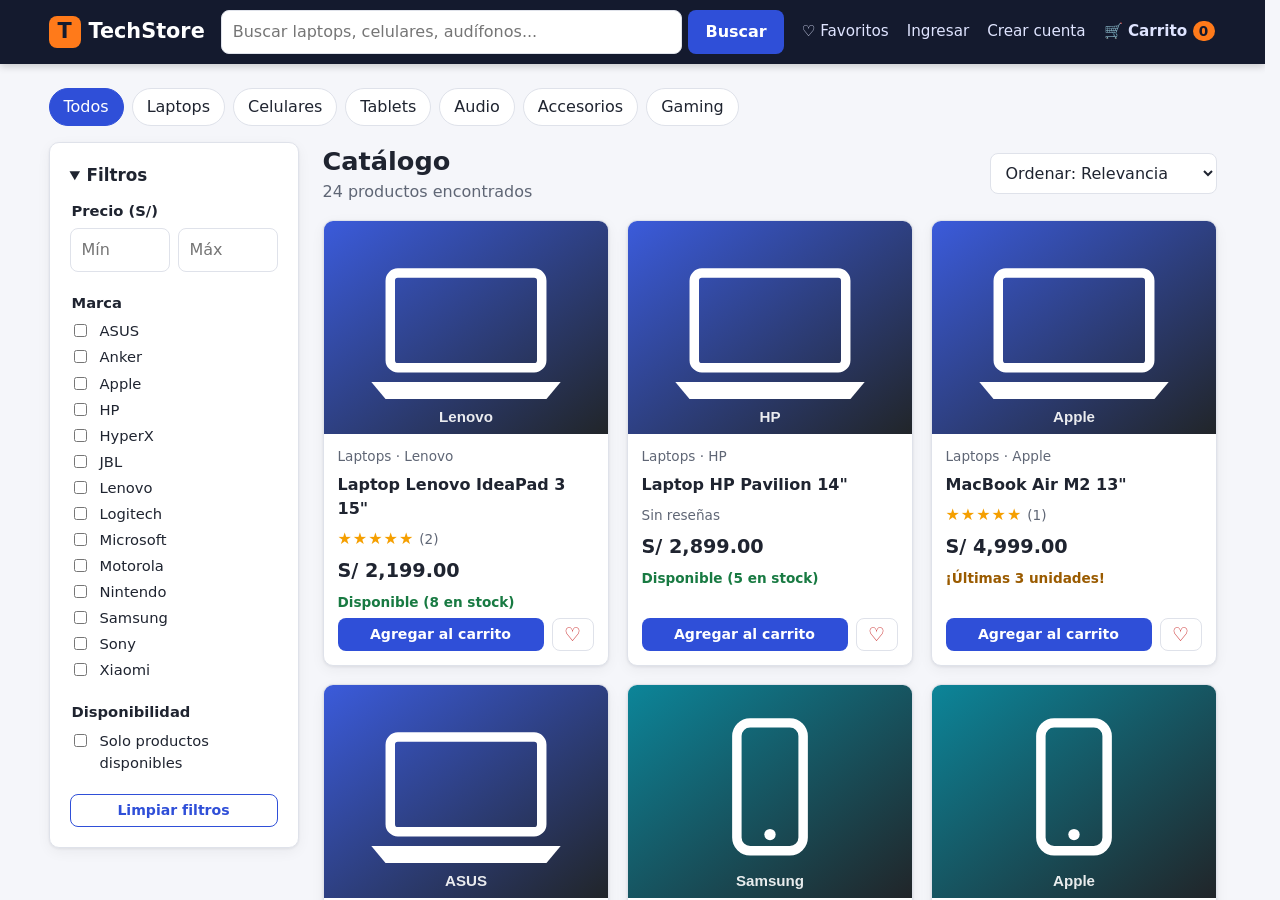
<file: index.html>
<!doctype html>
<html lang="es">
<head>
  <meta charset="utf-8">
  <meta name="viewport" content="width=device-width, initial-scale=1">
  <title>TechStore</title>
  <meta http-equiv="refresh" content="0; url=app/index.html">
</head>
<body>
  <p>Redirigiendo a <a href="app/index.html">TechStore</a>…</p>
</body>
</html>
</file>
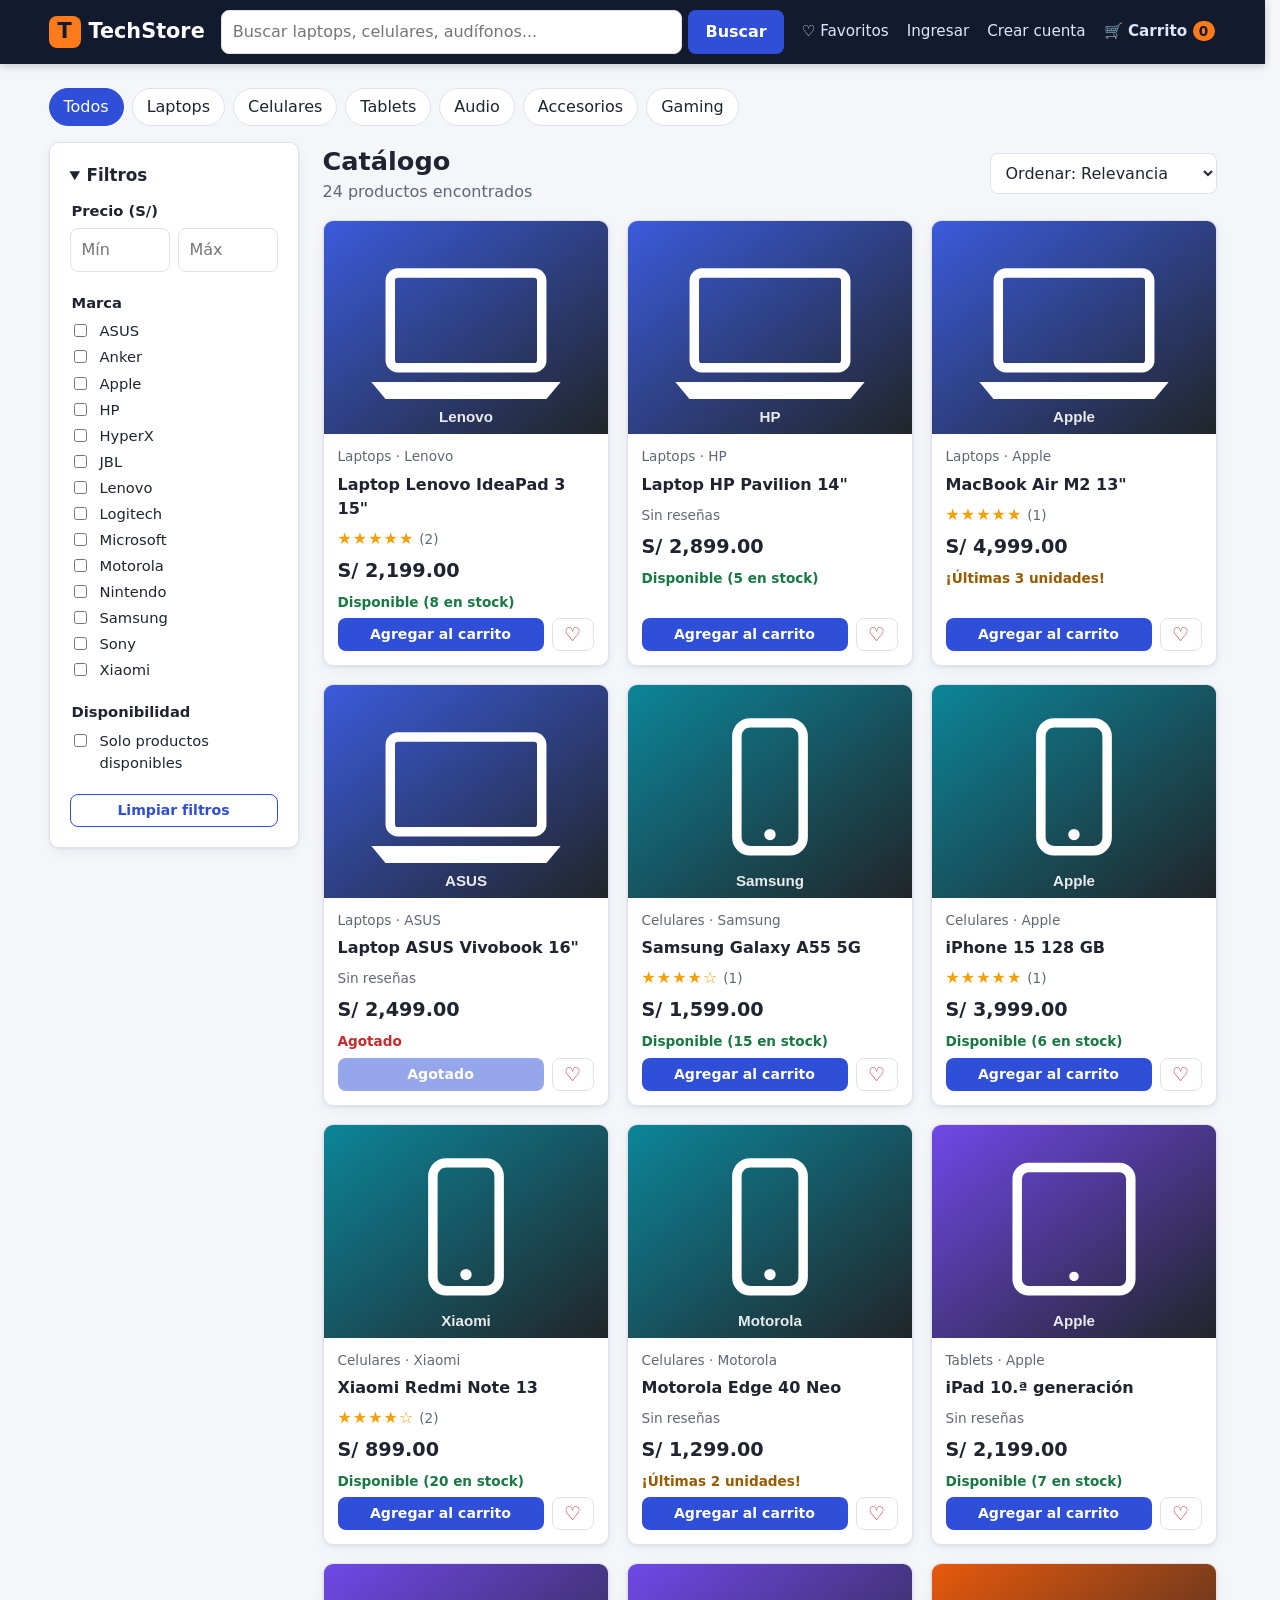
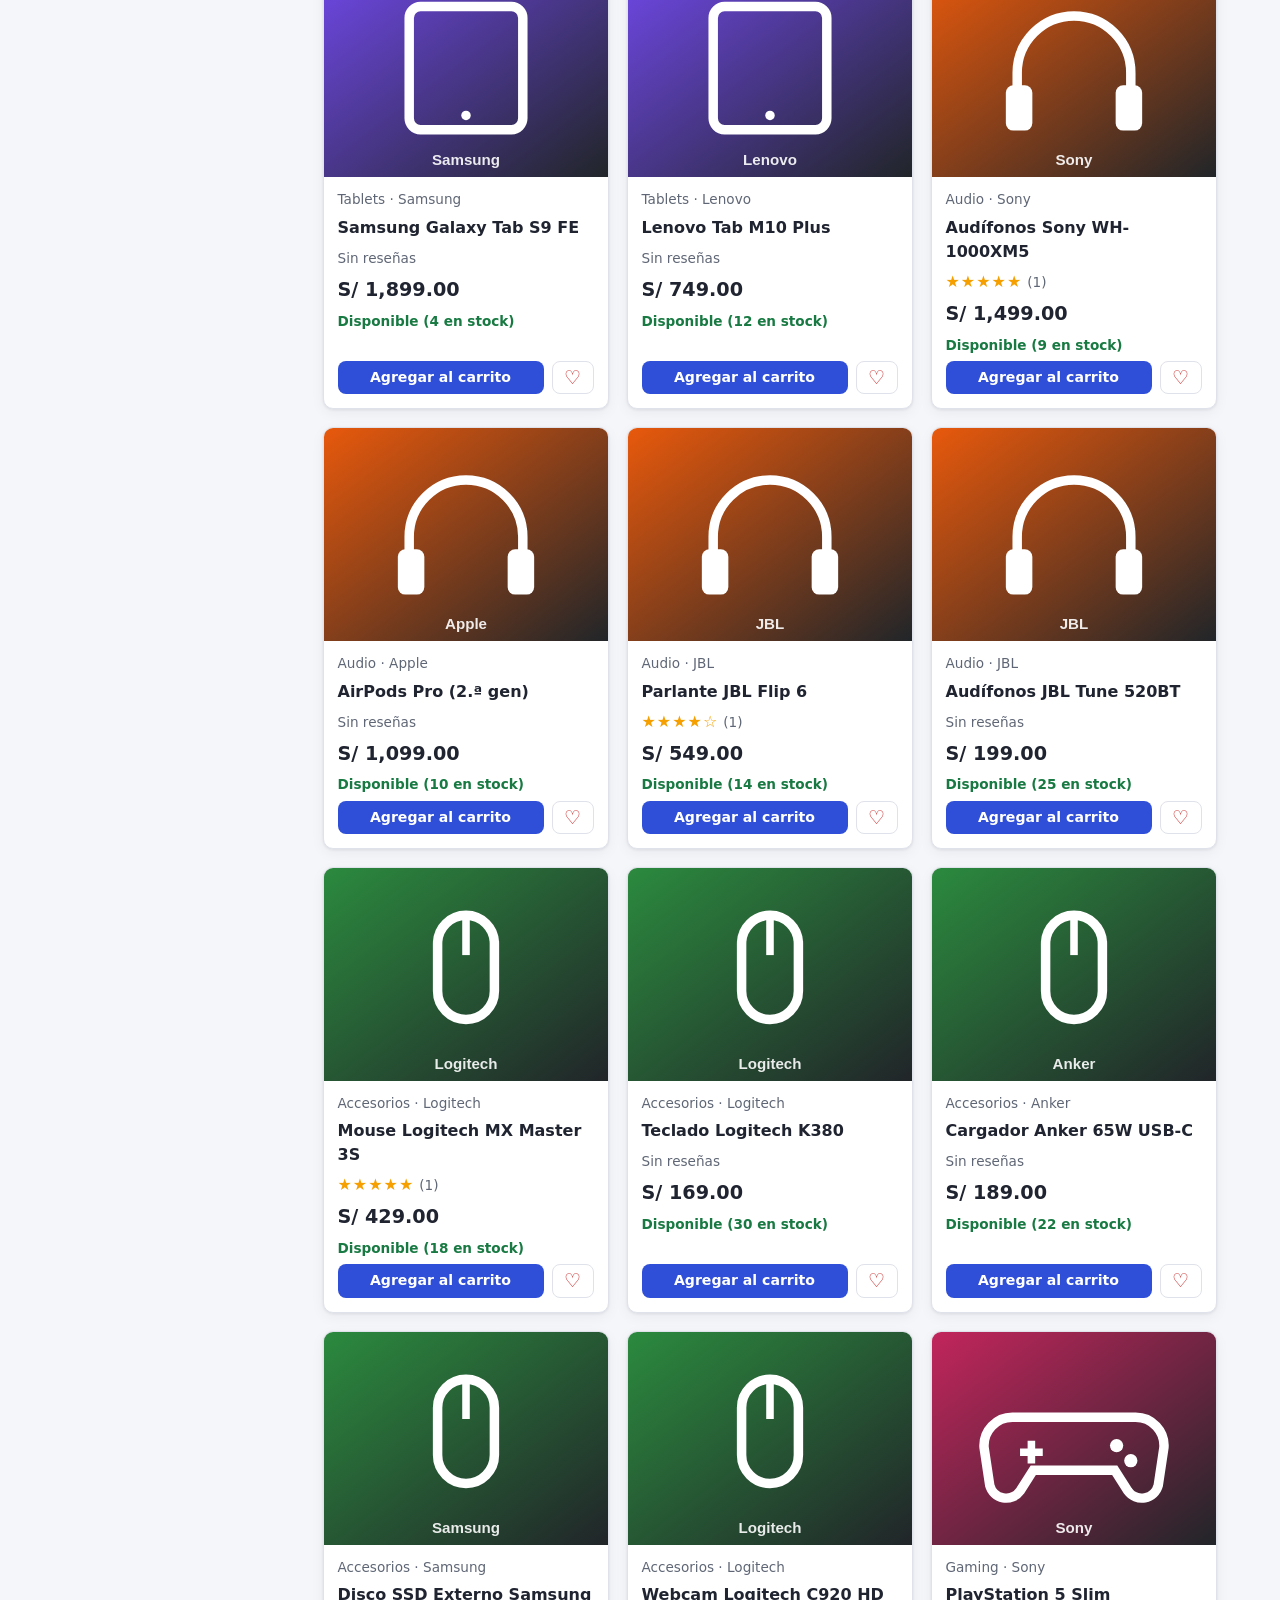
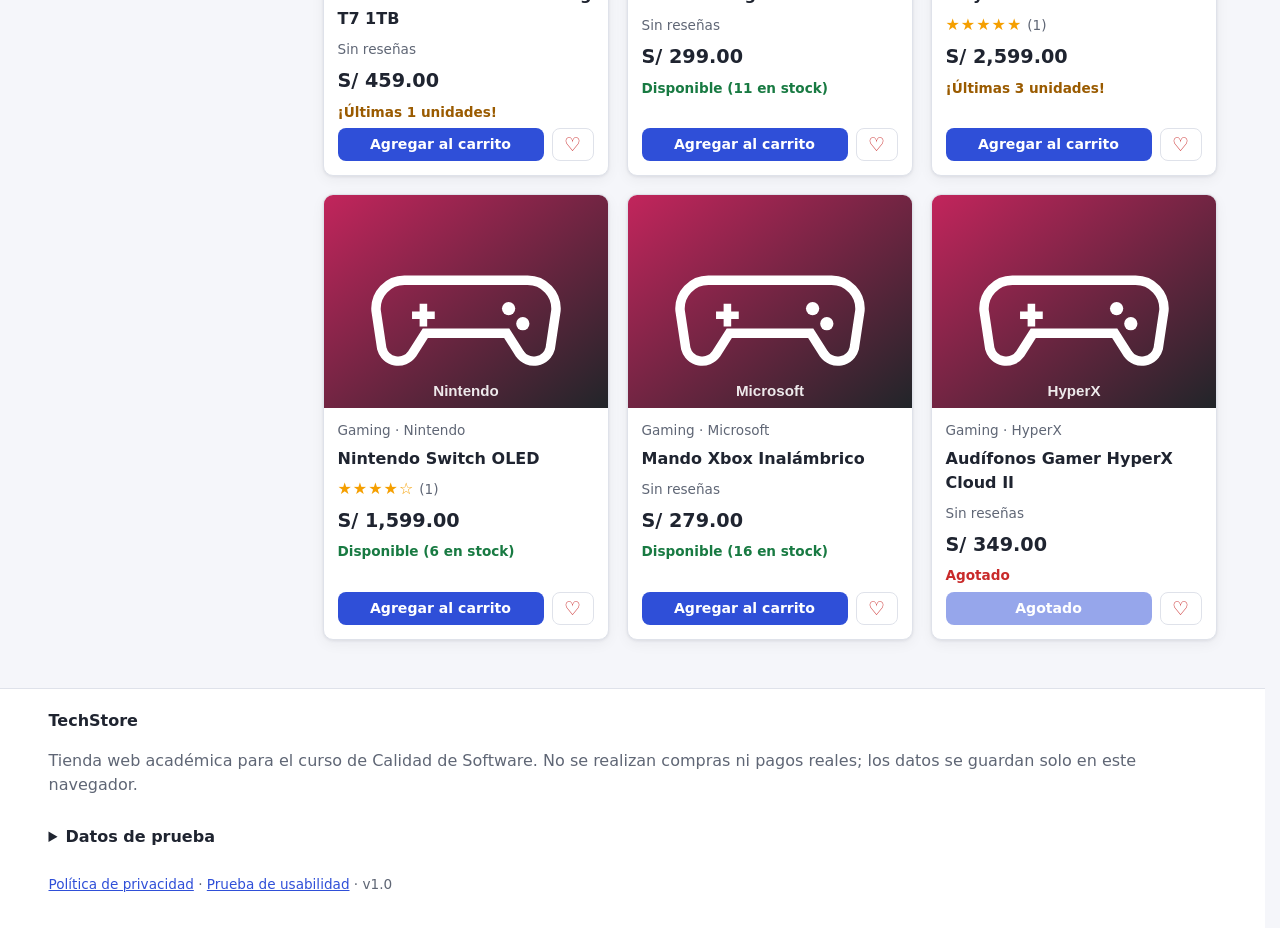
<file: app/index.html>
<!doctype html>
<html lang="es">
<head>
  <meta charset="utf-8">
  <meta name="viewport" content="width=device-width, initial-scale=1">
  <title>TechStore | Catálogo</title>
  <link rel="stylesheet" href="css/styles.css">
</head>
<body data-page="catalogo">
  <header id="site-header" class="site-header"></header>

  <main>
    <div id="page-alert"></div>
    <div class="cat-chips" id="cat-chips" role="group" aria-label="Categorías" data-testid="category-chips"></div>

    <div class="catalog">
      <details class="card filters" id="filters" data-testid="filters">
        <summary><h2>Filtros</h2></summary>
        <fieldset>
          <legend>Precio (S/)</legend>
          <div class="price-range">
            <label class="sr-only" for="min-price">Precio mínimo</label>
            <input id="min-price" type="number" min="0" step="10" placeholder="Mín" data-testid="filter-min-price">
            <label class="sr-only" for="max-price">Precio máximo</label>
            <input id="max-price" type="number" min="0" step="10" placeholder="Máx" data-testid="filter-max-price">
          </div>
          <div class="field-error" id="price-error" data-testid="price-error"></div>
        </fieldset>
        <fieldset>
          <legend>Marca</legend>
          <div id="brand-list" data-testid="filter-brands"></div>
        </fieldset>
        <fieldset>
          <legend>Disponibilidad</legend>
          <label class="checkbox"><input type="checkbox" id="in-stock" data-testid="filter-in-stock"> Solo productos disponibles</label>
        </fieldset>
        <button type="button" class="btn btn-outline btn-small btn-block" id="clear-filters" data-testid="clear-filters">Limpiar filtros</button>
      </details>
      <!-- D-04: el panel nace cerrado y solo se abre en escritorio (columna aparte), así en móvil no hay salto de contenido (CLS) -->
      <script>if (window.innerWidth > 900) document.getElementById('filters').open = true;</script>

      <section aria-labelledby="results-title">
        <div class="toolbar">
          <div>
            <h1 id="results-title" style="margin:0">Catálogo</h1>
            <span class="muted" id="result-count" data-testid="result-count"></span>
          </div>
          <div>
            <label class="sr-only" for="sort">Ordenar por</label>
            <select id="sort" data-testid="sort-select">
              <option value="">Ordenar: Relevancia</option>
              <option value="precio-asc">Precio: menor a mayor</option>
              <option value="precio-desc">Precio: mayor a menor</option>
              <option value="nombre-asc">Nombre: A-Z</option>
              <option value="nombre-desc">Nombre: Z-A</option>
              <option value="valoracion">Mejor valorados</option>
            </select>
          </div>
        </div>
        <div class="grid" id="grid" data-testid="product-grid"></div>
      </section>
    </div>
  </main>

  <footer id="site-footer" class="site-footer"></footer>

  <script src="js/data.js"></script>
  <script src="js/store.js"></script>
  <script src="js/auth.js"></script>
  <script src="js/cart.js"></script>
  <script src="js/catalog.js"></script>
  <script src="js/ui.js"></script>
  <script src="js/usability.js"></script>
  <script>
    UI.init({ active: 'catalogo' });

    var state = {
      q: UI.qs('q'),
      category: UI.qs('cat'),
      sort: UI.qs('sort'),
      brands: [],
      minPrice: '',
      maxPrice: '',
      inStock: false
    };

    if (UI.qs('logout')) document.getElementById('page-alert').innerHTML = '<div class="alert alert-info" data-testid="logout-message">Cerraste sesión correctamente.</div>';

    function syncUrl() {
      var p = [];
      if (state.q) p.push('q=' + encodeURIComponent(state.q));
      if (state.category) p.push('cat=' + encodeURIComponent(state.category));
      if (state.sort) p.push('sort=' + encodeURIComponent(state.sort));
      try { history.replaceState(null, '', 'index.html' + (p.length ? '?' + p.join('&') : '')); } catch (e) { /* file:// */ }
    }

    function renderChips() {
      var html = '<button type="button" class="chip ' + (!state.category ? 'active' : '') + '" data-cat="" data-testid="category-all">Todos</button>';
      TS_DATA.categories.forEach(function (c) {
        html += '<button type="button" class="chip ' + (state.category === c.id ? 'active' : '') + '" data-cat="' + c.id + '" data-testid="category-' + c.id + '">' + c.name + '</button>';
      });
      var box = document.getElementById('cat-chips');
      box.innerHTML = html;
      Array.prototype.forEach.call(box.querySelectorAll('.chip'), function (b) {
        b.setAttribute('aria-pressed', b.classList.contains('active') ? 'true' : 'false');
        b.addEventListener('click', function () {
          state.category = b.getAttribute('data-cat');
          state.brands = [];
          renderChips(); renderBrands(); render();
        });
      });
    }

    function renderBrands() {
      var box = document.getElementById('brand-list');
      box.innerHTML = Catalog.brands(state.category).map(function (b) {
        return '<label class="checkbox"><input type="checkbox" value="' + UI.esc(b) + '" ' + (state.brands.indexOf(b) !== -1 ? 'checked' : '') +
          ' data-testid="brand-' + UI.esc(b) + '"> ' + UI.esc(b) + '</label>';
      }).join('');
      Array.prototype.forEach.call(box.querySelectorAll('input'), function (i) {
        i.addEventListener('change', function () {
          state.brands = Array.prototype.map.call(box.querySelectorAll('input:checked'), function (x) { return x.value; });
          render();
        });
      });
    }

    function productCard(p) {
      var st = Catalog.stockStatus(p);
      var fav = Catalog.isFavorite(p.id);
      return '<article class="product-card" data-testid="product-card" data-id="' + p.id + '">' +
        '<a href="producto.html?id=' + p.id + '"><img src="' + UI.productImage(p) + '" alt="' + UI.esc(p.name) + '"></a>' +
        '<div class="body">' +
          '<span class="muted small">' + UI.esc(Catalog.categoryName(p.category)) + ' · ' + UI.esc(p.brand) + '</span>' +
          '<a class="title" href="producto.html?id=' + p.id + '" data-testid="product-name">' + UI.esc(p.name) + '</a>' +
          '<div>' + (p.reviewCount ? UI.stars(p.rating) + ' <span class="muted small">(' + p.reviewCount + ')</span>' : '<span class="muted small">Sin reseñas</span>') + '</div>' +
          '<div class="price" data-testid="product-price">' + UI.money(p.price) + '</div>' +
          '<div class="stock stock-' + st.code + '" data-testid="product-stock">' + st.label + '</div>' +
          '<div class="card-actions">' +
            '<button type="button" class="btn btn-primary btn-small add-btn" data-id="' + p.id + '" ' + (p.stock <= 0 ? 'disabled' : '') + ' data-testid="add-to-cart">' +
              (p.stock <= 0 ? 'Agotado' : 'Agregar al carrito') + '</button>' +
            '<button type="button" class="fav-btn" data-id="' + p.id + '" aria-pressed="' + fav + '" aria-label="' + (fav ? 'Quitar de' : 'Agregar a') + ' favoritos" data-testid="toggle-favorite">' + (fav ? '♥' : '♡') + '</button>' +
          '</div>' +
        '</div></article>';
    }

    function render() {
      var priceErr = document.getElementById('price-error');
      priceErr.textContent = '';
      var min = state.minPrice, max = state.maxPrice;
      if ((min !== '' && Number(min) < 0) || (max !== '' && Number(max) < 0)) {
        priceErr.textContent = 'El precio no puede ser negativo.'; return;
      }
      if (min !== '' && max !== '' && Number(min) > Number(max)) {
        priceErr.textContent = 'El precio mínimo no puede ser mayor que el máximo.'; return;
      }
      var list = Catalog.query(state);
      var title = state.category ? Catalog.categoryName(state.category) : 'Catálogo';
      if (state.q) title = 'Resultados para "' + state.q + '"';
      document.getElementById('results-title').textContent = title;
      document.getElementById('result-count').textContent = list.length + (list.length === 1 ? ' producto encontrado' : ' productos encontrados');
      document.getElementById('sort').value = state.sort || '';
      var grid = document.getElementById('grid');
      if (!list.length) {
        grid.innerHTML = '<div class="empty card" style="grid-column:1/-1" data-testid="no-results"><div class="icon">🔍</div>' +
          '<h2>No encontramos productos</h2><p class="muted">Prueba con otras palabras o limpia los filtros.</p></div>';
      } else {
        grid.innerHTML = list.map(productCard).join('');
      }
      syncUrl();
    }

    document.getElementById('grid').addEventListener('click', function (e) {
      var add = e.target.closest('.add-btn');
      if (add) {
        var r = Cart.add(add.getAttribute('data-id'), 1);
        if (r.ok) { UI.toast('Producto agregado al carrito.', 'success'); UI.updateCartCount(); }
        else UI.toast(r.error, 'error');
        return;
      }
      var fav = e.target.closest('.fav-btn');
      if (fav) {
        var f = Catalog.toggleFavorite(fav.getAttribute('data-id'));
        if (f.needLogin) { UI.toast(f.error, 'warn'); setTimeout(function () { window.location.href = 'login.html?next=index.html'; }, 1200); return; }
        if (f.ok) { UI.toast(f.added ? 'Agregado a favoritos.' : 'Eliminado de favoritos.', 'success'); render(); }
      }
    });

    document.getElementById('sort').addEventListener('change', function (e) { state.sort = e.target.value; render(); });
    document.getElementById('min-price').addEventListener('input', function (e) { state.minPrice = e.target.value; render(); });
    document.getElementById('max-price').addEventListener('input', function (e) { state.maxPrice = e.target.value; render(); });
    document.getElementById('in-stock').addEventListener('change', function (e) { state.inStock = e.target.checked; render(); });
    document.getElementById('clear-filters').addEventListener('click', function () {
      state = { q: '', category: '', sort: '', brands: [], minPrice: '', maxPrice: '', inStock: false };
      document.getElementById('min-price').value = '';
      document.getElementById('max-price').value = '';
      document.getElementById('in-stock').checked = false;
      document.getElementById('search-q').value = '';
      renderChips(); renderBrands(); render();
    });

    renderChips(); renderBrands(); render();
  </script>
</body>
</html>
</file>
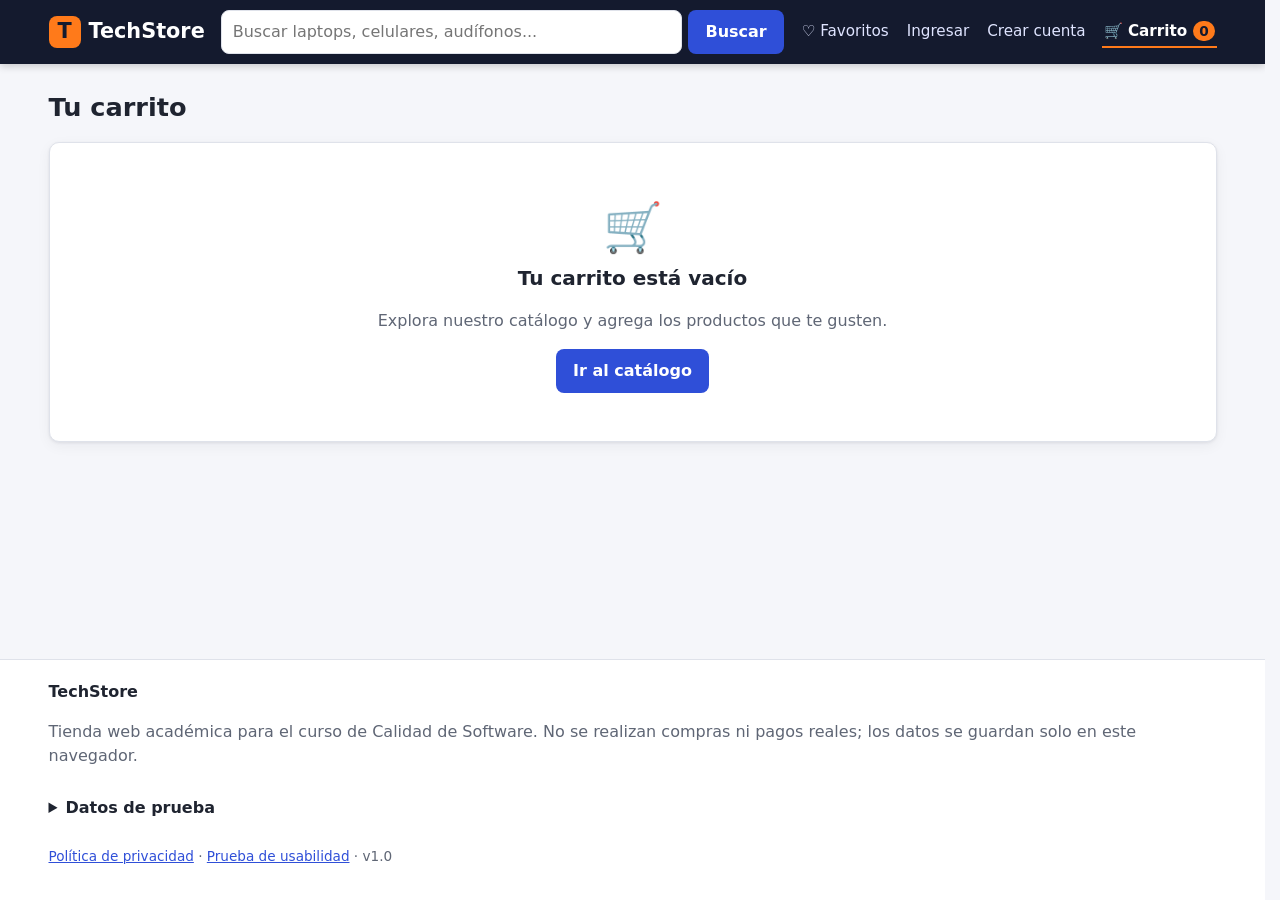
<file: app/carrito.html>
<!doctype html>
<html lang="es">
<head>
  <meta charset="utf-8">
  <meta name="viewport" content="width=device-width, initial-scale=1">
  <title>TechStore | Carrito</title>
  <link rel="stylesheet" href="css/styles.css">
</head>
<body data-page="carrito">
  <header id="site-header" class="site-header"></header>

  <main>
    <h1>Tu carrito</h1>
    <div id="content"></div>
  </main>

  <footer id="site-footer" class="site-footer"></footer>

  <script src="js/data.js"></script>
  <script src="js/store.js"></script>
  <script src="js/auth.js"></script>
  <script src="js/cart.js"></script>
  <script src="js/catalog.js"></script>
  <script src="js/ui.js"></script>
  <script src="js/usability.js"></script>
  <script>
    UI.init({ active: 'carrito' });
    var content = document.getElementById('content');

    function render() {
      var items = Cart.getItems();
      if (!items.length) {
        content.innerHTML = '<div class="empty card" data-testid="empty-cart"><div class="icon">🛒</div><h2>Tu carrito está vacío</h2>' +
          '<p class="muted">Explora nuestro catálogo y agrega los productos que te gusten.</p>' +
          '<a class="btn btn-primary" href="index.html" data-testid="go-shopping">Ir al catálogo</a></div>';
        UI.updateCartCount();
        return;
      }
      var t = Cart.totals();
      var rows = items.map(function (it) {
        var max = Math.min(it.stock, TS_DATA.MAX_QTY_PER_ITEM);
        return '<div class="cart-item" data-testid="cart-item" data-id="' + it.productId + '">' +
          '<a href="producto.html?id=' + it.productId + '"><img src="' + UI.productImage(it) + '" alt="' + UI.esc(it.name) + '"></a>' +
          '<div><a href="producto.html?id=' + it.productId + '" class="title" data-testid="cart-item-name"><strong>' + UI.esc(it.name) + '</strong></a>' +
            '<div class="muted small">Precio unitario: <span data-testid="cart-item-price">' + UI.money(it.price) + '</span></div>' +
            '<div class="controls">' +
              '<div class="qty"><button type="button" class="dec" aria-label="Disminuir cantidad" data-testid="qty-decrease">−</button>' +
              '<label class="sr-only" for="q-' + it.productId + '">Cantidad</label>' +
              '<input id="q-' + it.productId + '" class="qty-input" type="number" min="1" max="' + max + '" value="' + it.qty + '" data-testid="qty-input">' +
              '<button type="button" class="inc" aria-label="Aumentar cantidad" data-testid="qty-increase">+</button></div>' +
              '<button type="button" class="btn btn-small btn-danger remove" data-testid="remove-item">Eliminar</button>' +
            '</div>' +
            (it.stock <= 3 ? '<div class="stock stock-pocas small">Quedan ' + it.stock + ' en stock</div>' : '') +
          '</div>' +
          '<div class="line-total" data-testid="cart-item-total">' + UI.money(it.lineTotal) + '</div>' +
        '</div>';
      }).join('');

      content.innerHTML =
        '<div class="cart-layout">' +
          '<section class="card">' +
            '<div class="toolbar" style="margin:0"><span class="muted" data-testid="cart-units">' + t.units + ' unidad(es)</span>' +
            '<button type="button" class="btn btn-small btn-outline" id="clear" data-testid="clear-cart">Vaciar carrito</button></div>' +
            rows +
            '<p style="margin-top:14px"><a href="index.html">← Seguir comprando</a></p>' +
          '</section>' +
          '<aside class="card summary" aria-label="Resumen del pedido" data-testid="cart-summary">' +
            '<h2>Resumen</h2>' +
            '<div class="row"><span>Subtotal</span><span data-testid="subtotal">' + UI.money(t.subtotal) + '</span></div>' +
            (t.coupon ? '<div class="row discount"><span>Cupón ' + UI.esc(t.coupon) + ' <button type="button" class="link-btn" id="rm-coupon" style="color:var(--danger)" data-testid="remove-coupon">(quitar)</button></span><span data-testid="discount">− ' + UI.money(t.discount) + '</span></div>' : '') +
            (t.couponError ? '<div class="alert alert-warn small" data-testid="coupon-warning">' + UI.esc(t.couponError) + ' El descuento no se aplica.</div>' : '') +
            '<div class="row muted small"><span>Envío</span><span>Se calcula en el checkout</span></div>' +
            '<div class="row total"><span>Total</span><span data-testid="total">' + UI.money(t.total) + '</span></div>' +
            '<div class="row muted small"><span>Incluye IGV (18 %)</span><span data-testid="igv">' + UI.money(t.igv) + '</span></div>' +
            '<form class="coupon-form" id="coupon-form" data-testid="coupon-form">' +
              '<label class="sr-only" for="coupon">Código de cupón</label>' +
              '<input id="coupon" name="coupon" placeholder="Código de cupón" autocomplete="off" data-testid="coupon-input">' +
              '<button class="btn btn-outline" type="submit" data-testid="apply-coupon">Aplicar</button>' +
            '</form>' +
            '<div class="field-error" id="coupon-error" data-testid="coupon-error"></div>' +
            '<a class="btn btn-accent btn-block" href="checkout.html" style="margin-top:12px" data-testid="go-checkout">Continuar con la compra</a>' +
          '</aside>' +
        '</div>';
      UI.updateCartCount();
    }

    function change(id, qty) {
      var r = Cart.updateQty(id, qty);
      if (!r.ok) UI.toast(r.error, 'error');
      render();
    }

    content.addEventListener('click', function (e) {
      var item = e.target.closest('.cart-item');
      var id = item && item.getAttribute('data-id');
      if (e.target.closest('.inc')) { change(id, Number(item.querySelector('.qty-input').value) + 1); }
      else if (e.target.closest('.dec')) {
        var v = Number(item.querySelector('.qty-input').value);
        if (v <= 1) UI.toast('La cantidad mínima es 1. Usa "Eliminar" para quitar el producto.', 'warn');
        else change(id, v - 1);
      }
      else if (e.target.closest('.remove')) {
        Cart.remove(id); UI.toast('Producto eliminado del carrito.', 'success'); render();
      }
      else if (e.target.id === 'clear') {
        if (confirm('¿Seguro que deseas vaciar el carrito?')) { Cart.clear(); UI.toast('Carrito vaciado.', 'success'); render(); }
      }
      else if (e.target.id === 'rm-coupon') { Cart.removeCoupon(); render(); }
    });

    content.addEventListener('change', function (e) {
      if (e.target.classList.contains('qty-input')) {
        change(e.target.closest('.cart-item').getAttribute('data-id'), Number(e.target.value));
      }
    });

    content.addEventListener('submit', function (e) {
      if (e.target.id !== 'coupon-form') return;
      e.preventDefault();
      var r = Cart.applyCoupon(document.getElementById('coupon').value);
      if (r.ok) { UI.toast('Cupón aplicado: ' + r.description, 'success'); render(); }
      else document.getElementById('coupon-error').textContent = r.error;
    });

    render();
  </script>
</body>
</html>
</file>
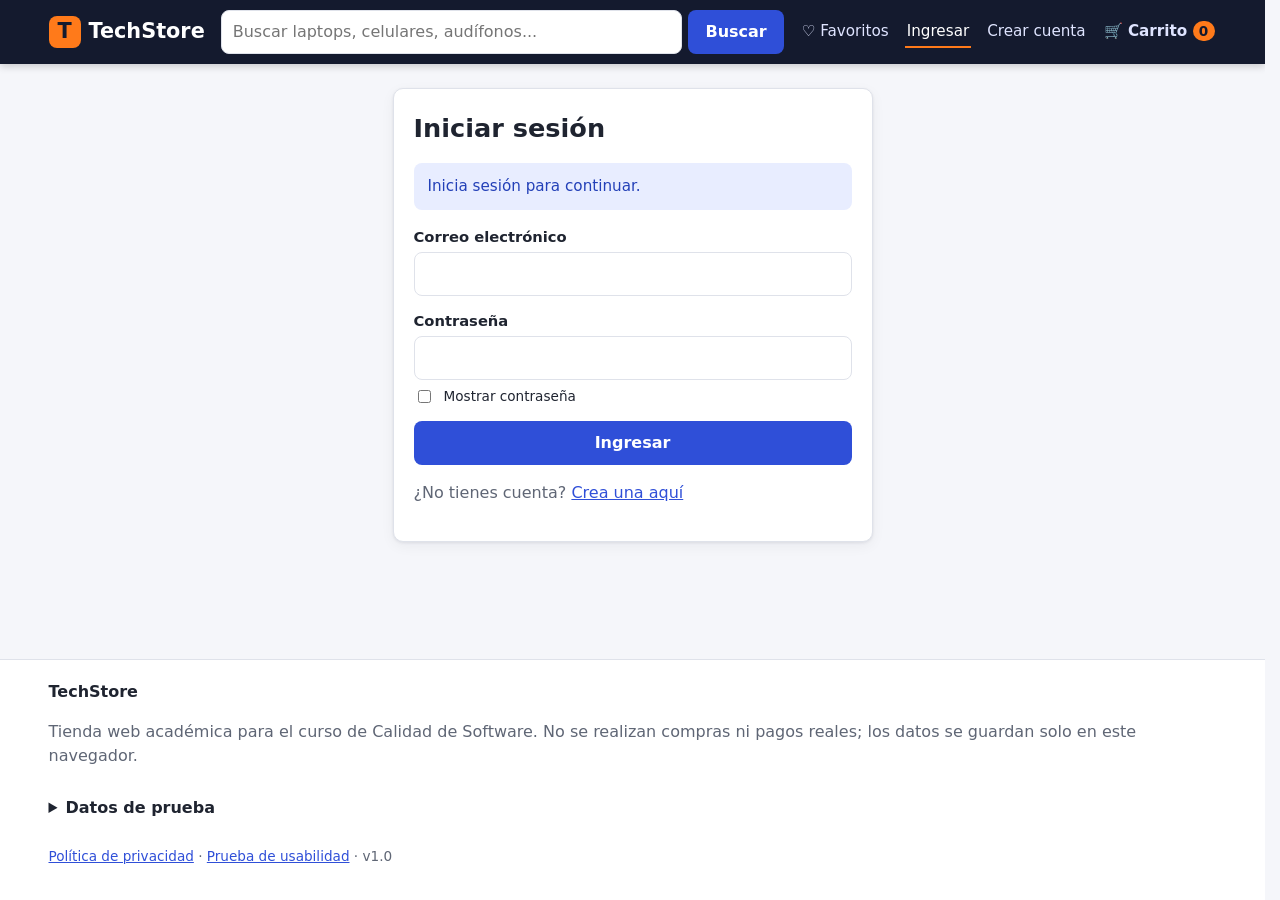
<file: app/checkout.html>
<!doctype html>
<html lang="es">
<head>
  <meta charset="utf-8">
  <meta name="viewport" content="width=device-width, initial-scale=1">
  <title>TechStore | Checkout</title>
  <link rel="stylesheet" href="css/styles.css">
</head>
<body data-page="checkout">
  <header id="site-header" class="site-header"></header>

  <main>
    <h1>Finalizar compra</h1>
    <ol class="steps" id="steps" data-testid="checkout-steps">
      <li data-step="1">Dirección</li>
      <li data-step="2">Envío</li>
      <li data-step="3">Pago</li>
      <li data-step="4">Confirmación</li>
    </ol>

    <div class="cart-layout">
      <section class="card">
        <div id="alert"></div>

        <!-- Paso 1: Dirección -->
        <form class="step-panel" data-panel="1" id="address-form" novalidate data-testid="step-address">
          <h2>Dirección de envío</h2>
          <div class="address-list" id="saved-addresses"></div>
          <div id="new-address">
            <div class="form-grid">
              <div class="field"><label for="a-fullName">Nombre de quien recibe</label><input id="a-fullName" name="fullName" data-testid="address-fullname"><div class="field-error" data-error-for="fullName"></div></div>
              <div class="field"><label for="a-phone">Celular</label><input id="a-phone" name="phone" inputmode="numeric" maxlength="9" placeholder="9XXXXXXXX" data-testid="address-phone"><div class="field-error" data-error-for="phone"></div></div>
              <div class="field"><label for="a-department">Departamento</label><select id="a-department" name="department" data-testid="address-department"></select><div class="field-error" data-error-for="department"></div></div>
              <div class="field"><label for="a-district">Distrito</label><input id="a-district" name="district" data-testid="address-district"><div class="field-error" data-error-for="district"></div></div>
              <div class="field full"><label for="a-street">Dirección (calle, número, dpto.)</label><input id="a-street" name="street" data-testid="address-street"><div class="field-error" data-error-for="street"></div></div>
              <div class="field full"><label for="a-reference">Referencia (opcional)</label><input id="a-reference" name="reference" data-testid="address-reference"></div>
              <label class="checkbox full"><input type="checkbox" id="save-address" checked data-testid="save-address"> Guardar esta dirección en mi perfil</label>
            </div>
          </div>
          <div class="step-actions"><a href="carrito.html" class="btn btn-outline">← Volver al carrito</a>
            <button type="submit" class="btn btn-primary" data-testid="address-next">Continuar</button></div>
        </form>

        <!-- Paso 2: Envío -->
        <form class="step-panel" data-panel="2" id="shipping-form" hidden data-testid="step-shipping">
          <h2>Método de envío</h2>
          <div id="shipping-options"></div>
          <div class="field-error" id="shipping-error"></div>
          <div class="step-actions"><button type="button" class="btn btn-outline back">← Atrás</button>
            <button type="submit" class="btn btn-primary" data-testid="shipping-next">Continuar</button></div>
        </form>

        <!-- Paso 3: Pago -->
        <form class="step-panel" data-panel="3" id="payment-form" novalidate hidden data-testid="step-payment">
          <h2>Método de pago</h2>
          <div class="alert alert-info small">Pago <strong>simulado</strong>: no se realiza ningún cargo. Usa la tarjeta de prueba 4111 1111 1111 1111.</div>
          <label class="option"><input type="radio" name="method" value="card" checked data-testid="pay-card">
            <span><strong>Tarjeta de crédito o débito</strong><br><span class="muted small">Visa, Mastercard, American Express</span></span></label>
          <div id="card-fields" class="form-grid">
            <div class="field full"><label for="c-number">Número de tarjeta</label><input id="c-number" name="number" inputmode="numeric" autocomplete="cc-number" placeholder="0000 0000 0000 0000" maxlength="23" data-testid="card-number"><div class="field-error" data-error-for="number"></div></div>
            <div class="field full"><label for="c-holder">Nombre del titular</label><input id="c-holder" name="holder" autocomplete="cc-name" data-testid="card-holder"><div class="field-error" data-error-for="holder"></div></div>
            <div class="field"><label for="c-expiry">Vencimiento (MM/AA)</label><input id="c-expiry" name="expiry" placeholder="MM/AA" maxlength="5" autocomplete="cc-exp" data-testid="card-expiry"><div class="field-error" data-error-for="expiry"></div></div>
            <div class="field"><label for="c-cvv">CVV</label><input id="c-cvv" name="cvv" inputmode="numeric" maxlength="4" autocomplete="cc-csc" type="password" data-testid="card-cvv"><div class="field-error" data-error-for="cvv"></div></div>
          </div>
          <label class="option"><input type="radio" name="method" value="contraentrega" data-testid="pay-cod">
            <span><strong>Pago contra entrega</strong><br><span class="muted small">Pagas en efectivo o POS al recibir tu pedido</span></span></label>
          <div class="step-actions"><button type="button" class="btn btn-outline back">← Atrás</button>
            <button type="submit" class="btn btn-primary" data-testid="payment-next">Revisar pedido</button></div>
        </form>

        <!-- Paso 4: Resumen -->
        <div class="step-panel" data-panel="4" hidden data-testid="step-review">
          <h2>Revisa tu pedido</h2>
          <div id="review"></div>
          <label class="checkbox" style="margin:12px 0"><input type="checkbox" id="accept-terms" data-testid="accept-terms"> Acepto los términos y condiciones de compra.</label>
          <div class="field-error" id="terms-error" data-testid="terms-error"></div>
          <div class="step-actions"><button type="button" class="btn btn-outline back">← Atrás</button>
            <button type="button" class="btn btn-accent" id="confirm" data-testid="confirm-order">Confirmar y pagar</button></div>
        </div>
      </section>

      <aside class="card summary" aria-label="Resumen del pedido" data-testid="checkout-summary">
        <h2>Tu pedido</h2>
        <div id="summary"></div>
      </aside>
    </div>
  </main>

  <footer id="site-footer" class="site-footer"></footer>

  <script src="js/data.js"></script>
  <script src="js/store.js"></script>
  <script src="js/auth.js"></script>
  <script src="js/cart.js"></script>
  <script src="js/catalog.js"></script>
  <script src="js/checkout.js"></script>
  <script src="js/ui.js"></script>
  <script src="js/usability.js"></script>
  <script>
    UI.init({ active: 'carrito', protected: true });
    var user = UI.requireAuth();
    if (user && !Cart.count()) window.location.href = 'carrito.html';

    var order = { address: null, shippingMethod: null, payment: null };
    var step = 1;

    function setStep(n) {
      step = n;
      Array.prototype.forEach.call(document.querySelectorAll('.step-panel'), function (p) { p.hidden = Number(p.getAttribute('data-panel')) !== n; });
      Array.prototype.forEach.call(document.querySelectorAll('#steps li'), function (li) {
        var s = Number(li.getAttribute('data-step'));
        li.className = s === n ? 'current' : (s < n ? 'done' : '');
        if (s === n) li.setAttribute('aria-current', 'step'); else li.removeAttribute('aria-current');
      });
      document.getElementById('alert').innerHTML = '';
      if (n === 4) renderReview();
      renderSummary();
      window.scrollTo(0, 0);
    }

    function renderSummary() {
      var t = Cart.totals(order.shippingMethod);
      var items = Cart.getItems();
      document.getElementById('summary').innerHTML =
        '<ul class="mini-items">' + items.map(function (it) {
          return '<li><span>' + it.qty + ' × ' + UI.esc(it.name) + '</span><span>' + UI.money(it.lineTotal) + '</span></li>';
        }).join('') + '</ul>' +
        '<div class="row"><span>Subtotal</span><span>' + UI.money(t.subtotal) + '</span></div>' +
        (t.discount ? '<div class="row discount"><span>Cupón ' + UI.esc(t.coupon) + '</span><span>− ' + UI.money(t.discount) + '</span></div>' : '') +
        '<div class="row"><span>Envío</span><span data-testid="summary-shipping">' + (order.shippingMethod ? (t.shipping ? UI.money(t.shipping) : 'Gratis') : 'Por definir') + '</span></div>' +
        '<div class="row total"><span>Total</span><span data-testid="summary-total">' + UI.money(t.total) + '</span></div>' +
        '<div class="row muted small"><span>Incluye IGV (18 %)</span><span>' + UI.money(t.igv) + '</span></div>';
    }

    // ---- Paso 1 ----
    var depSel = document.getElementById('a-department');
    depSel.innerHTML = '<option value="">Selecciona...</option>' + TS_DATA.departments.map(function (d) { return '<option>' + d + '</option>'; }).join('');

    function renderAddresses() {
      var u = Auth.currentUser();
      var box = document.getElementById('saved-addresses');
      var list = (u && u.addresses) || [];
      if (!list.length) { box.innerHTML = ''; document.getElementById('new-address').hidden = false; return; }
      box.innerHTML = list.map(function (a, i) {
        return '<label class="option"><input type="radio" name="addr" value="' + a.id + '" ' + (i === 0 ? 'checked' : '') + ' data-testid="saved-address">' +
          '<span><strong>' + UI.esc(a.alias) + '</strong> · ' + UI.esc(a.fullName) + '<br><span class="muted small">' + UI.esc(a.street) + ', ' +
          UI.esc(a.district) + ', ' + UI.esc(a.department) + ' · ' + UI.esc(a.phone) + '</span></span></label>';
      }).join('') + '<label class="option"><input type="radio" name="addr" value="new" data-testid="new-address-option"><span><strong>Usar una nueva dirección</strong></span></label>';
      toggleNew();
      Array.prototype.forEach.call(box.querySelectorAll('input[name=addr]'), function (r) { r.addEventListener('change', toggleNew); });
    }
    function toggleNew() {
      var sel = document.querySelector('input[name=addr]:checked');
      document.getElementById('new-address').hidden = !!sel && sel.value !== 'new';
    }

    document.getElementById('address-form').addEventListener('submit', function (e) {
      e.preventDefault();
      var f = this;
      var sel = document.querySelector('input[name=addr]:checked');
      if (sel && sel.value !== 'new') {
        Auth.currentUser().addresses.forEach(function (a) { if (a.id === sel.value) order.address = a; });
        setStep(2); return;
      }
      var a = { alias: 'Dirección ' + new Date().toLocaleDateString('es-PE'), fullName: f.fullName.value, phone: f.phone.value,
        department: f.department.value, district: f.district.value, street: f.street.value, reference: f.reference.value };
      var v = Auth.validateAddress(a);
      if (!v.ok) { UI.showErrors(f, v.errors); return; }
      UI.showErrors(f, {});
      if (document.getElementById('save-address').checked) {
        var r = Auth.saveAddress(a);
        if (r.ok) a = r.address;
      }
      order.address = a;
      setStep(2);
    });

    // ---- Paso 2 ----
    function renderShipping() {
      var sub = Cart.totals().total;
      document.getElementById('shipping-options').innerHTML = TS_DATA.shippingMethods.map(function (m) {
        var cost = Cart.shippingCost(m.id, sub);
        return '<label class="option"><input type="radio" name="ship" value="' + m.id + '" data-testid="shipping-' + m.id + '">' +
          '<span><strong>' + m.name + '</strong> — ' + (cost ? UI.money(cost) : 'Gratis') + '<br><span class="muted small">' + m.days +
          (m.freeFrom ? ' · Gratis por compras desde ' + UI.money(m.freeFrom) : '') + '</span></span></label>';
      }).join('');
      Array.prototype.forEach.call(document.querySelectorAll('input[name=ship]'), function (r) {
        r.addEventListener('change', function () { order.shippingMethod = r.value; renderSummary(); });
      });
    }
    document.getElementById('shipping-form').addEventListener('submit', function (e) {
      e.preventDefault();
      var sel = document.querySelector('input[name=ship]:checked');
      if (!sel) { document.getElementById('shipping-error').textContent = 'Selecciona un método de envío.'; return; }
      document.getElementById('shipping-error').textContent = '';
      order.shippingMethod = sel.value;
      setStep(3);
    });

    // ---- Paso 3 ----
    var pf = document.getElementById('payment-form');
    function togglePay() { document.getElementById('card-fields').hidden = pf.method.value !== 'card'; }
    Array.prototype.forEach.call(pf.querySelectorAll('input[name=method]'), function (r) { r.addEventListener('change', togglePay); });
    document.getElementById('c-number').addEventListener('input', function (e) {
      e.target.value = e.target.value.replace(/\D/g, '').slice(0, 19).replace(/(\d{4})(?=\d)/g, '$1 ');
    });
    document.getElementById('c-expiry').addEventListener('input', function (e) {
      var d = e.target.value.replace(/\D/g, '').slice(0, 4);
      e.target.value = d.length > 2 ? d.slice(0, 2) + '/' + d.slice(2) : d;
    });
    pf.addEventListener('submit', function (e) {
      e.preventDefault();
      if (pf.method.value === 'card') {
        var card = { number: pf.number.value, holder: pf.holder.value, expiry: pf.expiry.value, cvv: pf.cvv.value };
        var v = Checkout.validateCard(card);
        if (!v.ok) { UI.showErrors(pf, v.errors); return; }
        UI.showErrors(pf, {});
        order.payment = { method: 'card', card: card };
      } else {
        order.payment = { method: 'contraentrega' };
      }
      setStep(4);
    });

    // ---- Paso 4 ----
    function renderReview() {
      var a = order.address;
      var m = null; TS_DATA.shippingMethods.forEach(function (x) { if (x.id === order.shippingMethod) m = x; });
      var pay = order.payment.method === 'card'
        ? Checkout.cardBrand(order.payment.card.number) + ' terminada en ' + order.payment.card.number.replace(/\D/g, '').slice(-4)
        : 'Pago contra entrega';
      document.getElementById('review').innerHTML =
        '<table class="items" data-testid="review-items"><thead><tr><th>Producto</th><th class="num">Cant.</th><th class="num">Precio</th><th class="num">Total</th></tr></thead><tbody>' +
        Cart.getItems().map(function (it) {
          return '<tr><td>' + UI.esc(it.name) + '</td><td class="num">' + it.qty + '</td><td class="num">' + UI.money(it.price) + '</td><td class="num">' + UI.money(it.lineTotal) + '</td></tr>';
        }).join('') + '</tbody></table>' +
        '<p><strong>Enviar a:</strong> ' + UI.esc(a.fullName) + ' · ' + UI.esc(a.street) + ', ' + UI.esc(a.district) + ', ' + UI.esc(a.department) + ' · ' + UI.esc(a.phone) +
          ' <button type="button" class="link-btn" style="color:var(--primary)" data-goto="1">Cambiar</button></p>' +
        '<p><strong>Envío:</strong> ' + m.name + ' (' + m.days + ') <button type="button" class="link-btn" style="color:var(--primary)" data-goto="2">Cambiar</button></p>' +
        '<p><strong>Pago:</strong> ' + UI.esc(pay) + ' <button type="button" class="link-btn" style="color:var(--primary)" data-goto="3">Cambiar</button></p>';
    }
    document.getElementById('review').addEventListener('click', function (e) {
      var g = e.target.getAttribute('data-goto');
      if (g) setStep(Number(g));
    });

    document.getElementById('confirm').addEventListener('click', function () {
      if (!document.getElementById('accept-terms').checked) {
        document.getElementById('terms-error').textContent = 'Debes aceptar los términos y condiciones para continuar.'; return;
      }
      document.getElementById('terms-error').textContent = '';
      var btn = this;
      btn.disabled = true; btn.textContent = 'Procesando pago...';
      setTimeout(function () {
        var r = Checkout.placeOrder(order);
        if (r.ok) { window.location.href = 'confirmacion.html?id=' + encodeURIComponent(r.order.id); return; }
        btn.disabled = false; btn.textContent = 'Confirmar y pagar';
        if (!Auth.currentUser()) { window.location.href = 'login.html?expired=1&next=checkout.html'; return; }
        document.getElementById('alert').innerHTML = '<div class="alert alert-error" role="alert" data-testid="order-error">' + UI.esc(r.error) + '</div>';
      }, 900);
    });

    Array.prototype.forEach.call(document.querySelectorAll('.back'), function (b) {
      b.addEventListener('click', function () { setStep(step - 1); });
    });

    if (user) { renderAddresses(); renderShipping(); setStep(1); }
  </script>
</body>
</html>
</file>
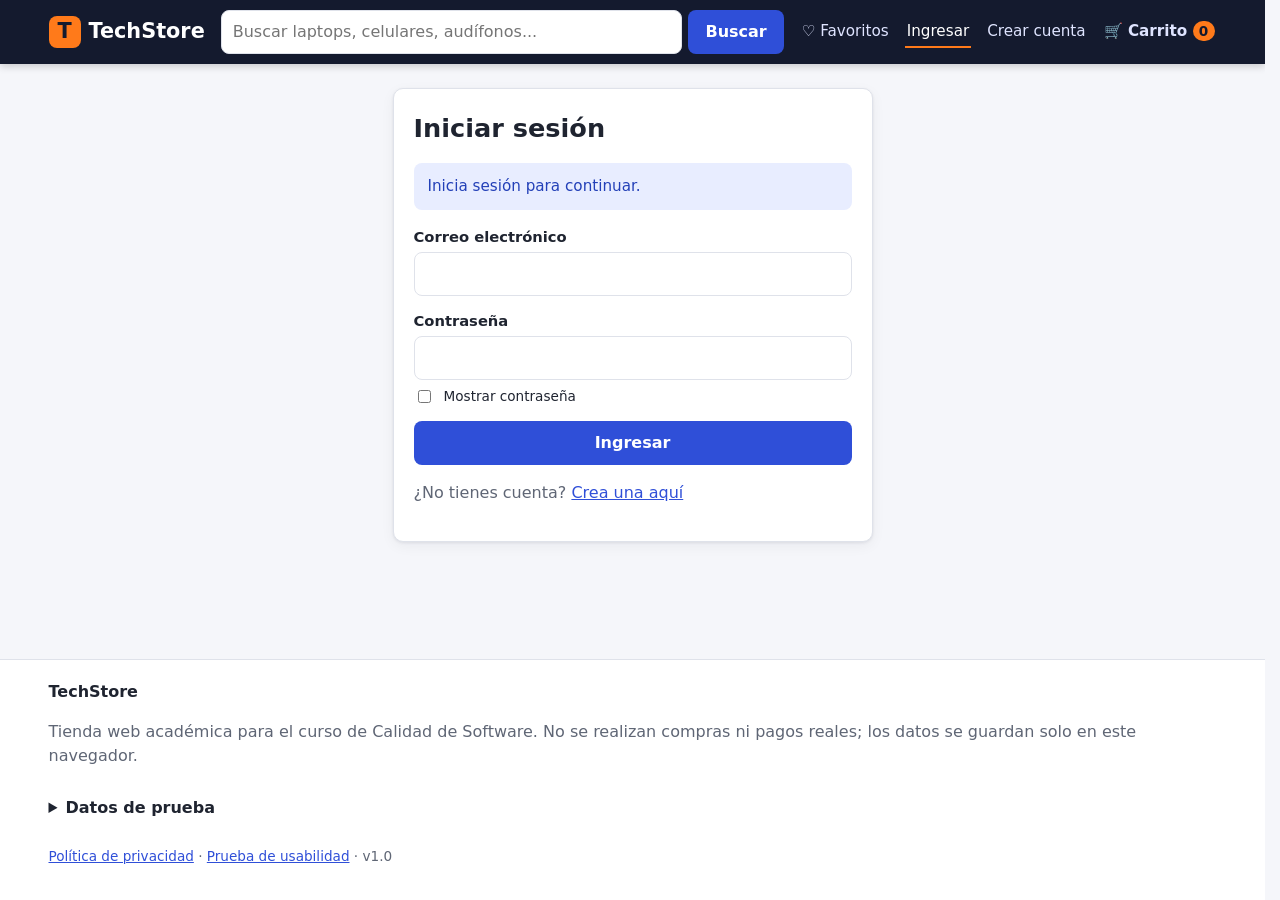
<file: app/confirmacion.html>
<!doctype html>
<html lang="es">
<head>
  <meta charset="utf-8">
  <meta name="viewport" content="width=device-width, initial-scale=1">
  <title>TechStore | Pedido confirmado</title>
  <link rel="stylesheet" href="css/styles.css">
</head>
<body data-page="confirmacion">
  <header id="site-header" class="site-header"></header>

  <main>
    <div id="content" class="card" style="max-width:760px;margin:0 auto"></div>
  </main>

  <footer id="site-footer" class="site-footer"></footer>

  <script src="js/data.js"></script>
  <script src="js/store.js"></script>
  <script src="js/auth.js"></script>
  <script src="js/cart.js"></script>
  <script src="js/catalog.js"></script>
  <script src="js/checkout.js"></script>
  <script src="js/ui.js"></script>
  <script src="js/orders-view.js"></script>
  <script src="js/usability.js"></script>
  <script>
    UI.init({ active: 'pedidos', protected: true });
    if (UI.requireAuth()) {
      var o = Checkout.getOrder(UI.qs('id'));
      var c = document.getElementById('content');
      if (!o) {
        c.innerHTML = '<div class="empty"><h1>Pedido no encontrado</h1><a class="btn btn-primary" href="pedidos.html">Ver mis pedidos</a></div>';
      } else {
        c.innerHTML =
          '<div class="success-hero" data-testid="order-confirmation"><div class="icon">✅</div>' +
          '<h1>¡Gracias por tu compra!</h1>' +
          '<p>Tu pedido <strong data-testid="order-id">' + UI.esc(o.id) + '</strong> fue registrado el ' + OrderView.fmtDate(o.date) + '</p>' +
          '<p class="muted">Enviamos (de forma simulada) el comprobante a <strong>' + UI.esc(o.email) + '</strong>.</p></div>' +
          OrderView.detail(o) +
          '<div class="step-actions"><a class="btn btn-outline" href="pedidos.html" data-testid="go-orders">Ver mis pedidos</a>' +
          '<a class="btn btn-primary" href="index.html" data-testid="continue-shopping">Seguir comprando</a></div>';
      }
    }
  </script>
</body>
</html>
</file>
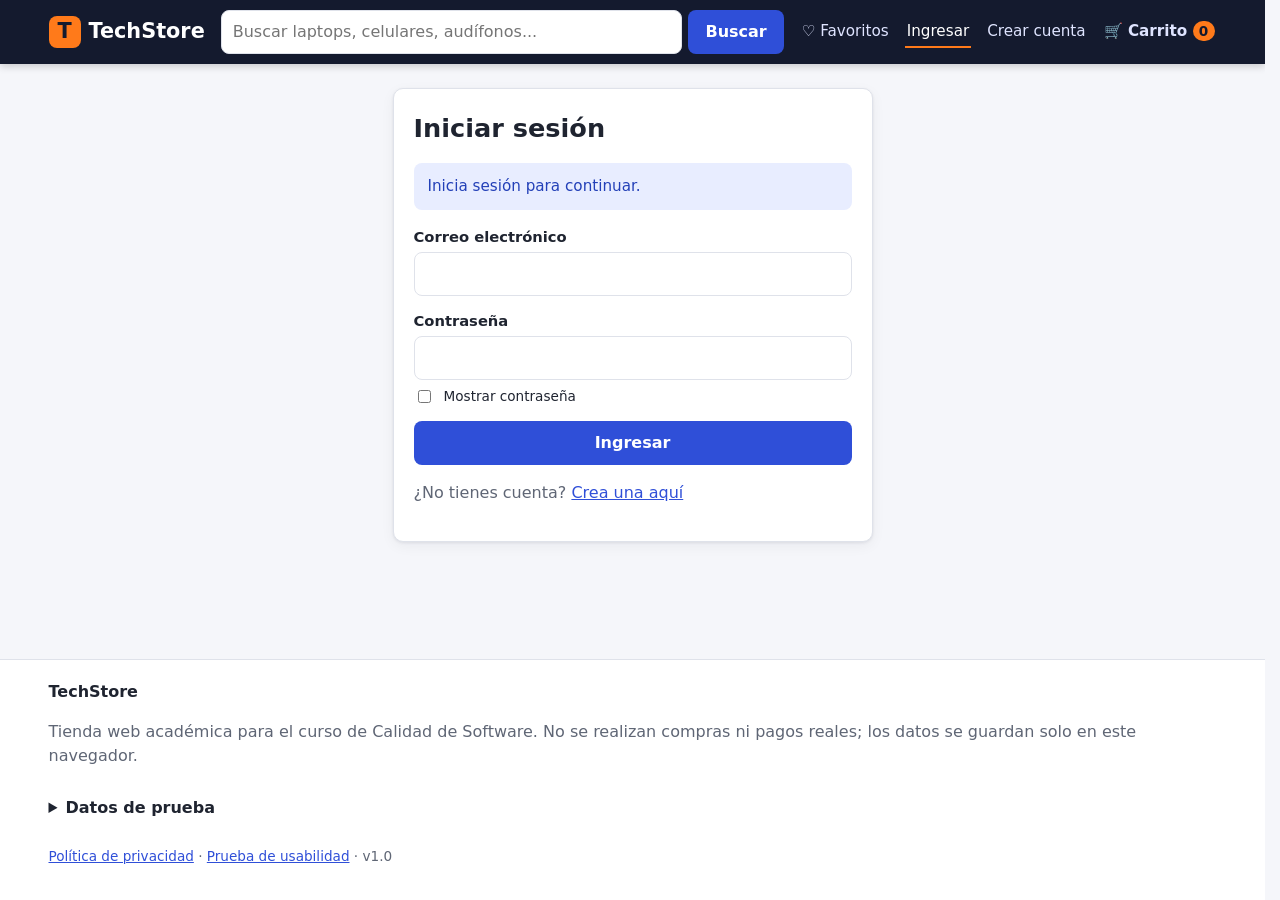
<file: app/favoritos.html>
<!doctype html>
<html lang="es">
<head>
  <meta charset="utf-8">
  <meta name="viewport" content="width=device-width, initial-scale=1">
  <title>TechStore | Favoritos</title>
  <link rel="stylesheet" href="css/styles.css">
</head>
<body data-page="favoritos">
  <header id="site-header" class="site-header"></header>

  <main>
    <h1>Mis favoritos</h1>
    <div id="content"></div>
  </main>

  <footer id="site-footer" class="site-footer"></footer>

  <script src="js/data.js"></script>
  <script src="js/store.js"></script>
  <script src="js/auth.js"></script>
  <script src="js/cart.js"></script>
  <script src="js/catalog.js"></script>
  <script src="js/ui.js"></script>
  <script src="js/usability.js"></script>
  <script>
    UI.init({ active: 'favoritos', protected: true });
    var c = document.getElementById('content');

    function render() {
      var ids = Catalog.getWishlist();
      if (!ids.length) {
        c.innerHTML = '<div class="empty card" data-testid="empty-wishlist"><div class="icon">♡</div><h2>Tu lista de favoritos está vacía</h2>' +
          '<p class="muted">Toca el corazón de un producto para guardarlo aquí.</p><a class="btn btn-primary" href="index.html">Explorar productos</a></div>';
        return;
      }
      c.innerHTML = '<div class="grid">' + ids.map(function (id) {
        var p = Store.getProduct(id);
        if (!p) return '';
        var st = Catalog.stockStatus(p);
        return '<article class="product-card" data-testid="wishlist-item" data-id="' + p.id + '">' +
          '<a href="producto.html?id=' + p.id + '"><img src="' + UI.productImage(p) + '" alt="' + UI.esc(p.name) + '"></a>' +
          '<div class="body"><a class="title" href="producto.html?id=' + p.id + '">' + UI.esc(p.name) + '</a>' +
          '<div class="price">' + UI.money(p.price) + '</div><div class="stock stock-' + st.code + '">' + st.label + '</div>' +
          '<div class="card-actions"><button type="button" class="btn btn-primary btn-small add-btn" ' + (p.stock <= 0 ? 'disabled' : '') + ' data-testid="add-to-cart">' +
          (p.stock <= 0 ? 'Agotado' : 'Mover al carrito') + '</button>' +
          '<button type="button" class="btn btn-danger btn-small rm-btn" data-testid="remove-favorite">Quitar</button></div></div></article>';
      }).join('') + '</div>';
    }

    c.addEventListener('click', function (e) {
      var card = e.target.closest('.product-card');
      if (!card) return;
      var id = card.getAttribute('data-id');
      if (e.target.closest('.add-btn')) {
        var r = Cart.add(id, 1);
        if (r.ok) { Catalog.toggleFavorite(id); UI.toast('Producto movido al carrito.', 'success'); UI.updateCartCount(); render(); }
        else UI.toast(r.error, 'error');
      } else if (e.target.closest('.rm-btn')) {
        Catalog.toggleFavorite(id); UI.toast('Eliminado de favoritos.', 'success'); render();
      }
    });

    if (UI.requireAuth()) render();
  </script>
</body>
</html>
</file>
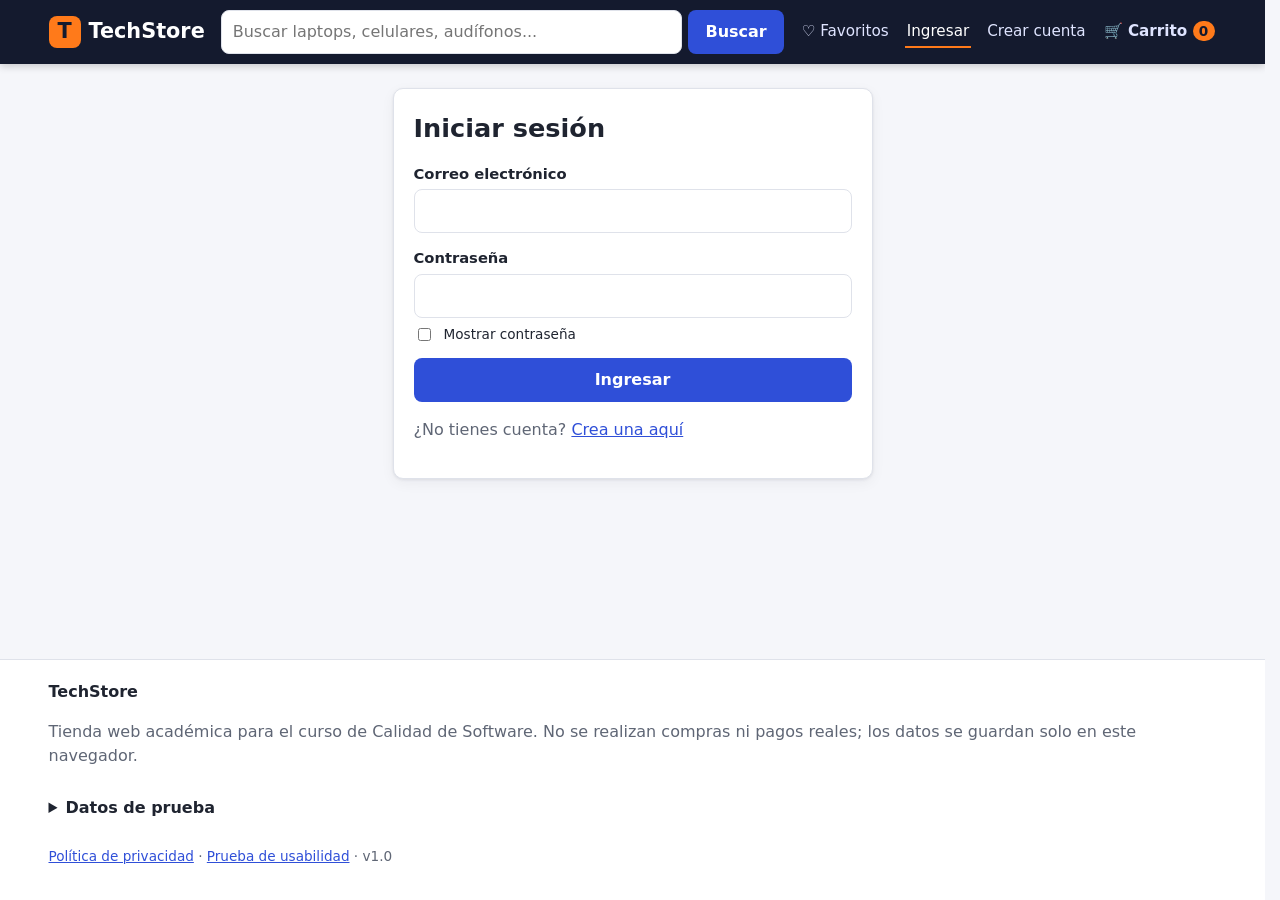
<file: app/login.html>
<!doctype html>
<html lang="es">
<head>
  <meta charset="utf-8">
  <meta name="viewport" content="width=device-width, initial-scale=1">
  <title>TechStore | Iniciar sesión</title>
  <link rel="stylesheet" href="css/styles.css">
</head>
<body data-page="login">
  <header id="site-header" class="site-header"></header>

  <main>
    <div class="card narrow">
      <h1>Iniciar sesión</h1>
      <div id="alert"></div>
      <form id="login-form" novalidate data-testid="login-form">
        <div class="field">
          <label for="email">Correo electrónico</label>
          <input id="email" name="email" type="email" autocomplete="username" required data-testid="login-email">
        </div>
        <div class="field">
          <label for="password">Contraseña</label>
          <input id="password" name="password" type="password" autocomplete="current-password" required data-testid="login-password">
          <label class="checkbox small" style="margin-top:6px"><input type="checkbox" id="show-pwd"> Mostrar contraseña</label>
        </div>
        <button type="submit" class="btn btn-primary btn-block" data-testid="login-submit">Ingresar</button>
      </form>
      <p class="muted" style="margin-top:16px">¿No tienes cuenta? <a id="register-link" href="registro.html" data-testid="go-register">Crea una aquí</a></p>
    </div>
  </main>

  <footer id="site-footer" class="site-footer"></footer>

  <script src="js/data.js"></script>
  <script src="js/store.js"></script>
  <script src="js/auth.js"></script>
  <script src="js/cart.js"></script>
  <script src="js/catalog.js"></script>
  <script src="js/ui.js"></script>
  <script src="js/usability.js"></script>
  <script>
    UI.init({ active: 'login' });
    var next = UI.qs('next') || 'index.html';
    if (!/^[a-z]+\.html/.test(next)) next = 'index.html'; // evita redirecciones externas
    document.getElementById('register-link').href = 'registro.html?next=' + encodeURIComponent(next);

    var alertBox = document.getElementById('alert');
    if (UI.qs('expired')) alertBox.innerHTML = '<div class="alert alert-warn" data-testid="session-expired">Tu sesión se cerró por inactividad (15 minutos). Vuelve a iniciar sesión.</div>';
    else if (UI.qs('auth')) alertBox.innerHTML = '<div class="alert alert-info" data-testid="auth-required">Inicia sesión para continuar.</div>';

    if (Auth.currentUser()) window.location.href = next;

    document.getElementById('show-pwd').addEventListener('change', function (e) {
      document.getElementById('password').type = e.target.checked ? 'text' : 'password';
    });

    document.getElementById('login-form').addEventListener('submit', function (e) {
      e.preventDefault();
      var r = Auth.login(this.email.value, this.password.value);
      if (r.ok) {
        UI.toast('¡Bienvenido, ' + r.user.name + '!', 'success');
        window.location.href = next;
      } else {
        alertBox.innerHTML = '<div class="alert alert-error" role="alert" data-testid="login-error">' + UI.esc(r.error) + '</div>';
        this.password.value = '';
        this.password.focus();
      }
    });
  </script>
</body>
</html>
</file>
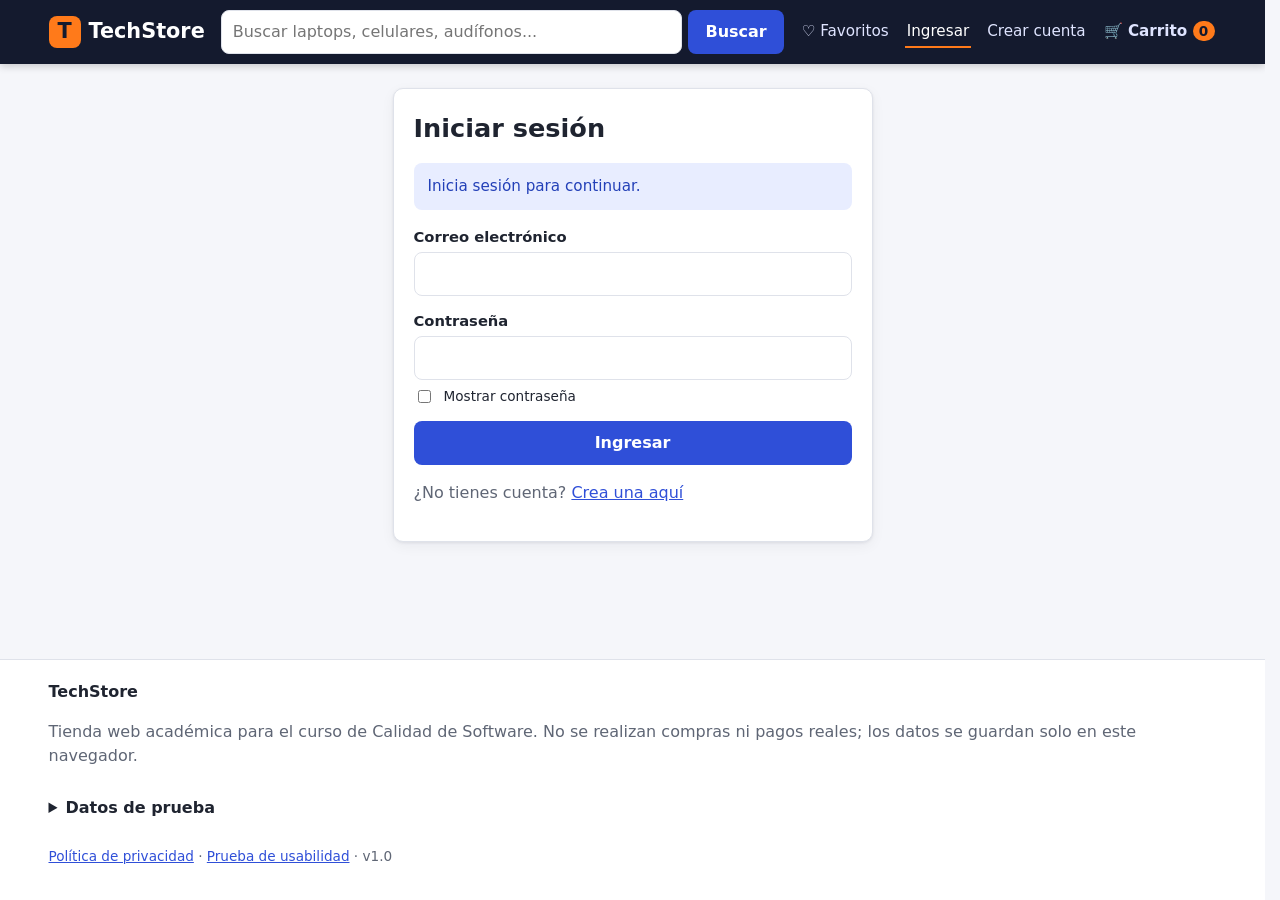
<file: app/pedidos.html>
<!doctype html>
<html lang="es">
<head>
  <meta charset="utf-8">
  <meta name="viewport" content="width=device-width, initial-scale=1">
  <title>TechStore | Mis pedidos</title>
  <link rel="stylesheet" href="css/styles.css">
</head>
<body data-page="pedidos">
  <header id="site-header" class="site-header"></header>

  <main>
    <h1>Mis pedidos</h1>
    <div id="content"></div>
  </main>

  <footer id="site-footer" class="site-footer"></footer>

  <script src="js/data.js"></script>
  <script src="js/store.js"></script>
  <script src="js/auth.js"></script>
  <script src="js/cart.js"></script>
  <script src="js/catalog.js"></script>
  <script src="js/checkout.js"></script>
  <script src="js/ui.js"></script>
  <script src="js/orders-view.js"></script>
  <script src="js/usability.js"></script>
  <script>
    UI.init({ active: 'pedidos', protected: true });
    if (UI.requireAuth()) {
      var orders = Checkout.getOrders();
      var c = document.getElementById('content');
      if (!orders.length) {
        c.innerHTML = '<div class="empty card" data-testid="no-orders"><div class="icon">📦</div><h2>Aún no tienes pedidos</h2>' +
          '<p class="muted">Cuando completes una compra aparecerá aquí.</p><a class="btn btn-primary" href="index.html">Ir al catálogo</a></div>';
      } else {
        c.innerHTML = orders.map(function (o) {
          var units = o.items.reduce(function (s, it) { return s + it.qty; }, 0);
          return '<details class="card order" data-testid="order">' +
            '<summary class="order-head"><span><strong data-testid="order-id">' + UI.esc(o.id) + '</strong> · ' + OrderView.fmtDate(o.date) +
            ' · ' + units + ' producto(s)</span><span><span class="status">' + UI.esc(o.status) + '</span> <strong>' + UI.money(o.totals.total) + '</strong></span></summary>' +
            OrderView.detail(o) + '</details>';
        }).join('');
      }
    }
  </script>
</body>
</html>
</file>
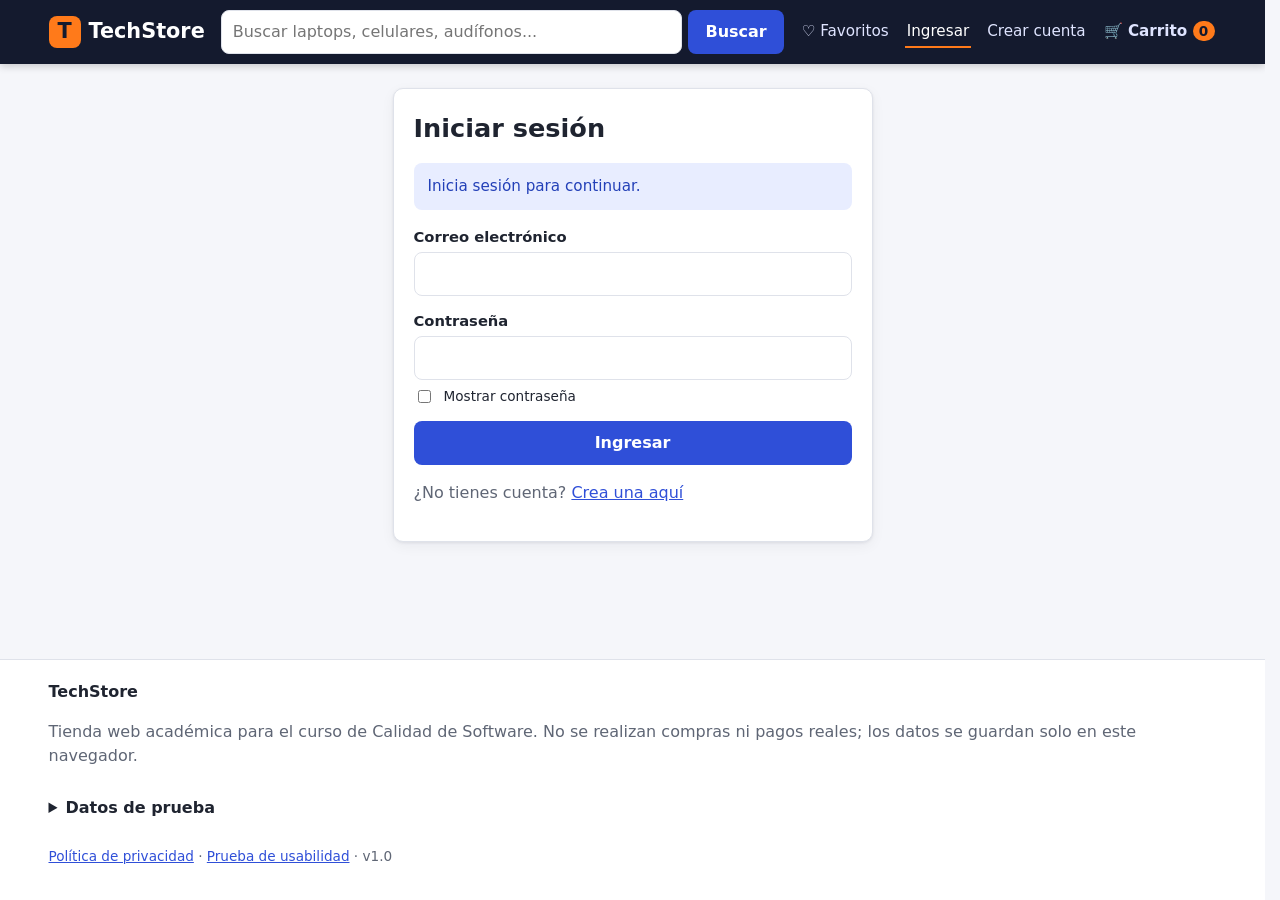
<file: app/perfil.html>
<!doctype html>
<html lang="es">
<head>
  <meta charset="utf-8">
  <meta name="viewport" content="width=device-width, initial-scale=1">
  <title>TechStore | Mi perfil</title>
  <link rel="stylesheet" href="css/styles.css">
</head>
<body data-page="perfil">
  <header id="site-header" class="site-header"></header>

  <main>
    <h1>Mi perfil</h1>
    <div class="two-col">
      <section class="card">
        <h2>Datos personales</h2>
        <form id="profile-form" novalidate data-testid="profile-form">
          <div class="field"><label for="p-name">Nombre completo</label><input id="p-name" name="name" data-testid="profile-name"><div class="field-error" data-error-for="name"></div></div>
          <div class="field"><label for="p-email">Correo electrónico</label><input id="p-email" name="email" disabled data-testid="profile-email">
            <div class="field-hint">El correo identifica tu cuenta y no se puede modificar.</div></div>
          <div class="field"><label for="p-phone">Celular</label><input id="p-phone" name="phone" inputmode="numeric" maxlength="9" data-testid="profile-phone"><div class="field-error" data-error-for="phone"></div></div>
          <p class="muted small" id="consent-info"></p>
          <button class="btn btn-primary" type="submit" data-testid="profile-save">Guardar cambios</button>
        </form>
      </section>

      <section class="card">
        <h2>Mis direcciones</h2>
        <div class="address-list" id="addresses" data-testid="address-list"></div>
        <details id="addr-details">
          <summary class="btn btn-outline btn-small" data-testid="add-address">+ Agregar / editar dirección</summary>
          <form id="address-form" novalidate style="margin-top:12px" data-testid="address-form">
            <input type="hidden" name="addrId">
            <div class="form-grid">
              <div class="field"><label for="a-alias">Alias</label><input id="a-alias" name="alias" placeholder="Casa, Oficina..."></div>
              <div class="field"><label for="a-fullName">Nombre de quien recibe</label><input id="a-fullName" name="fullName"><div class="field-error" data-error-for="fullName"></div></div>
              <div class="field"><label for="a-phone">Celular</label><input id="a-phone" name="phone" inputmode="numeric" maxlength="9"><div class="field-error" data-error-for="phone"></div></div>
              <div class="field"><label for="a-department">Departamento</label><select id="a-department" name="department"></select><div class="field-error" data-error-for="department"></div></div>
              <div class="field"><label for="a-district">Distrito</label><input id="a-district" name="district"><div class="field-error" data-error-for="district"></div></div>
              <div class="field"><label for="a-street">Dirección</label><input id="a-street" name="street"><div class="field-error" data-error-for="street"></div></div>
              <div class="field full"><label for="a-reference">Referencia</label><input id="a-reference" name="reference"></div>
            </div>
            <button class="btn btn-primary" type="submit" data-testid="address-save">Guardar dirección</button>
          </form>
        </details>
      </section>
    </div>
  </main>

  <footer id="site-footer" class="site-footer"></footer>

  <script src="js/data.js"></script>
  <script src="js/store.js"></script>
  <script src="js/auth.js"></script>
  <script src="js/cart.js"></script>
  <script src="js/catalog.js"></script>
  <script src="js/ui.js"></script>
  <script src="js/usability.js"></script>
  <script>
    UI.init({ active: 'perfil', protected: true });
    var pf = document.getElementById('profile-form');
    var af = document.getElementById('address-form');
    af.department.innerHTML = '<option value="">Selecciona...</option>' + TS_DATA.departments.map(function (d) { return '<option>' + d + '</option>'; }).join('');

    function render() {
      var u = Auth.currentUser();
      if (!u) return;
      pf.name.value = u.name; pf.email.value = u.email; pf.phone.value = u.phone || '';
      document.getElementById('consent-info').textContent = 'Aceptaste la Política de Privacidad el ' + new Date(u.consentDate).toLocaleDateString('es-PE') + '.';
      var box = document.getElementById('addresses');
      box.innerHTML = u.addresses.length ? u.addresses.map(function (a) {
        return '<div class="address" data-testid="address" data-id="' + a.id + '"><div><strong>' + UI.esc(a.alias) + '</strong> · ' + UI.esc(a.fullName) +
          '<br><span class="muted small">' + UI.esc(a.street) + ', ' + UI.esc(a.district) + ', ' + UI.esc(a.department) + ' · ' + UI.esc(a.phone) + '</span></div>' +
          '<div><button type="button" class="btn btn-small btn-outline edit">Editar</button> <button type="button" class="btn btn-small btn-danger del" data-testid="delete-address">Eliminar</button></div></div>';
      }).join('') : '<p class="muted" data-testid="no-addresses">No tienes direcciones guardadas.</p>';
    }

    pf.addEventListener('submit', function (e) {
      e.preventDefault();
      var r = Auth.updateProfile({ name: pf.name.value, phone: pf.phone.value });
      if (r.ok) { UI.showErrors(pf, {}); UI.toast('Datos actualizados correctamente.', 'success'); UI.renderHeader('perfil'); render(); }
      else if (r.errors) UI.showErrors(pf, r.errors);
      else UI.toast(r.error, 'error');
    });

    af.addEventListener('submit', function (e) {
      e.preventDefault();
      var a = { id: af.addrId.value };
      ['alias', 'fullName', 'phone', 'department', 'district', 'street', 'reference'].forEach(function (k) { a[k] = af[k].value; });
      var r = Auth.saveAddress(a);
      if (r.ok) { UI.showErrors(af, {}); af.reset(); af.addrId.value = ''; document.getElementById('addr-details').open = false; UI.toast('Dirección guardada.', 'success'); render(); }
      else if (r.errors) UI.showErrors(af, r.errors);
      else UI.toast(r.error, 'error');
    });

    document.getElementById('addresses').addEventListener('click', function (e) {
      var el = e.target.closest('.address');
      if (!el) return;
      var id = el.getAttribute('data-id');
      if (e.target.classList.contains('del')) {
        if (confirm('¿Eliminar esta dirección?')) { Auth.deleteAddress(id); UI.toast('Dirección eliminada.', 'success'); render(); }
      } else if (e.target.classList.contains('edit')) {
        Auth.currentUser().addresses.forEach(function (a) {
          if (a.id === id) { af.addrId.value = a.id; ['alias', 'fullName', 'phone', 'department', 'district', 'street', 'reference'].forEach(function (k) { af[k].value = a[k] || ''; }); }
        });
        document.getElementById('addr-details').open = true;
        af.alias.focus();
      }
    });

    if (UI.requireAuth()) render();
  </script>
</body>
</html>
</file>
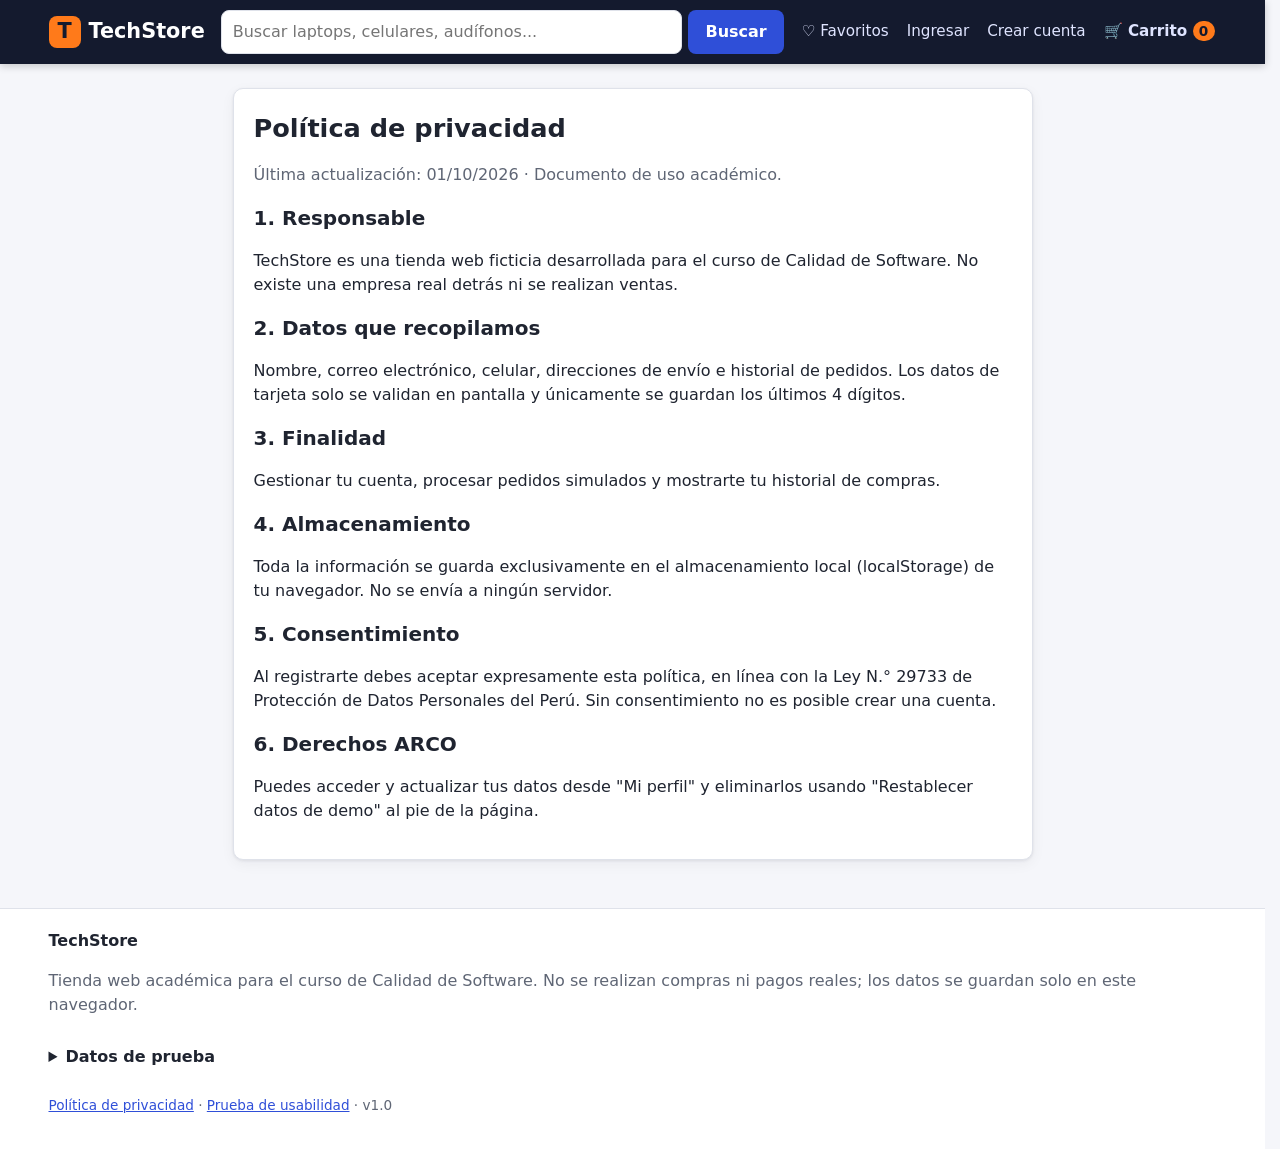
<file: app/privacidad.html>
<!doctype html>
<html lang="es">
<head>
  <meta charset="utf-8">
  <meta name="viewport" content="width=device-width, initial-scale=1">
  <title>TechStore | Política de privacidad</title>
  <link rel="stylesheet" href="css/styles.css">
</head>
<body data-page="privacidad">
  <header id="site-header" class="site-header"></header>

  <main>
    <article class="card" style="max-width:800px;margin:0 auto" data-testid="privacy-policy">
      <h1>Política de privacidad</h1>
      <p class="muted">Última actualización: 01/10/2026 · Documento de uso académico.</p>
      <h2>1. Responsable</h2>
      <p>TechStore es una tienda web ficticia desarrollada para el curso de Calidad de Software. No existe una empresa real detrás ni se realizan ventas.</p>
      <h2>2. Datos que recopilamos</h2>
      <p>Nombre, correo electrónico, celular, direcciones de envío e historial de pedidos. Los datos de tarjeta solo se validan en pantalla y únicamente se guardan los últimos 4 dígitos.</p>
      <h2>3. Finalidad</h2>
      <p>Gestionar tu cuenta, procesar pedidos simulados y mostrarte tu historial de compras.</p>
      <h2>4. Almacenamiento</h2>
      <p>Toda la información se guarda exclusivamente en el almacenamiento local (localStorage) de tu navegador. No se envía a ningún servidor.</p>
      <h2>5. Consentimiento</h2>
      <p>Al registrarte debes aceptar expresamente esta política, en línea con la Ley N.° 29733 de Protección de Datos Personales del Perú. Sin consentimiento no es posible crear una cuenta.</p>
      <h2>6. Derechos ARCO</h2>
      <p>Puedes acceder y actualizar tus datos desde "Mi perfil" y eliminarlos usando "Restablecer datos de demo" al pie de la página.</p>
    </article>
  </main>

  <footer id="site-footer" class="site-footer"></footer>

  <script src="js/data.js"></script>
  <script src="js/store.js"></script>
  <script src="js/auth.js"></script>
  <script src="js/cart.js"></script>
  <script src="js/catalog.js"></script>
  <script src="js/ui.js"></script>
  <script src="js/usability.js"></script>
  <script>UI.init({ active: '' });</script>
</body>
</html>
</file>
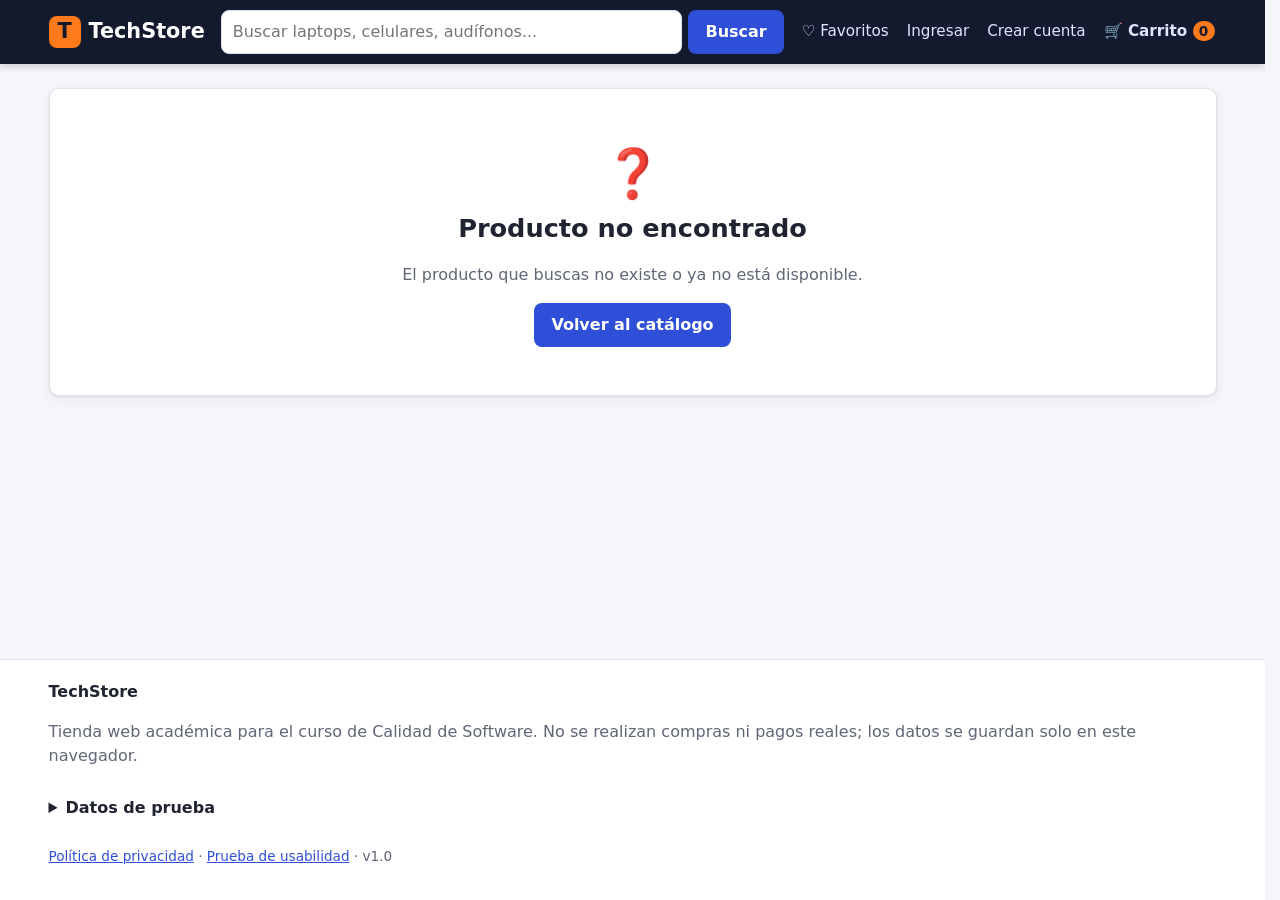
<file: app/producto.html>
<!doctype html>
<html lang="es">
<head>
  <meta charset="utf-8">
  <meta name="viewport" content="width=device-width, initial-scale=1">
  <title>TechStore | Producto</title>
  <link rel="stylesheet" href="css/styles.css">
</head>
<body data-page="producto">
  <header id="site-header" class="site-header"></header>

  <main>
    <div id="content"></div>
  </main>

  <footer id="site-footer" class="site-footer"></footer>

  <script src="js/data.js"></script>
  <script src="js/store.js"></script>
  <script src="js/auth.js"></script>
  <script src="js/cart.js"></script>
  <script src="js/catalog.js"></script>
  <script src="js/ui.js"></script>
  <script src="js/usability.js"></script>
  <script>
    UI.init({ active: 'catalogo' });

    var id = UI.qs('id');
    var content = document.getElementById('content');

    function render() {
      var p = Store.getProduct(id);
      if (!p) {
        content.innerHTML = '<div class="empty card" data-testid="product-not-found"><div class="icon">❓</div><h1>Producto no encontrado</h1>' +
          '<p class="muted">El producto que buscas no existe o ya no está disponible.</p><a class="btn btn-primary" href="index.html">Volver al catálogo</a></div>';
        return;
      }
      document.title = 'TechStore | ' + p.name;
      var st = Catalog.stockStatus(p);
      var rating = Catalog.ratingOf(p.id);
      var reviews = Catalog.getReviews(p.id);
      var fav = Catalog.isFavorite(p.id);
      var max = Math.min(p.stock, TS_DATA.MAX_QTY_PER_ITEM);
      var inCart = 0;
      Cart.getItems().forEach(function (it) { if (it.productId === p.id) inCart = it.qty; });

      var specs = Object.keys(p.specs).map(function (k) {
        return '<tr><th scope="row">' + UI.esc(k) + '</th><td>' + UI.esc(p.specs[k]) + '</td></tr>';
      }).join('');

      var reviewsHtml = reviews.length ? reviews.map(function (r) {
        return '<div class="review" data-testid="review"><div>' + UI.stars(r.rating) + ' <strong>' + UI.esc(r.user) + '</strong> ' +
          '<span class="muted small">· ' + UI.esc(r.date) + '</span></div><p style="margin:4px 0 0">' + UI.esc(r.comment) + '</p></div>';
      }).join('') : '<p class="muted" data-testid="no-reviews">Este producto aún no tiene reseñas.</p>';

      content.innerHTML =
        '<nav class="breadcrumb" aria-label="Ruta"><a href="index.html">Inicio</a> › <a href="index.html?cat=' + p.category + '">' +
          UI.esc(Catalog.categoryName(p.category)) + '</a> › ' + UI.esc(p.name) + '</nav>' +
        '<div class="detail card">' +
          '<div><img src="' + UI.productImage(p) + '" alt="' + UI.esc(p.name) + '"></div>' +
          '<div>' +
            '<span class="muted">' + UI.esc(p.brand) + ' · Código ' + p.id + '</span>' +
            '<h1 data-testid="product-title">' + UI.esc(p.name) + '</h1>' +
            '<div>' + (rating.count ? UI.stars(rating.avg) + ' <span class="muted">' + rating.avg + ' de 5 (' + rating.count + ' reseñas)</span>' : '<span class="muted">Sin reseñas</span>') + '</div>' +
            '<p class="price" data-testid="product-price">' + UI.money(p.price) + ' <span class="muted small" style="font-weight:400">IGV incluido</span></p>' +
            '<p class="stock stock-' + st.code + '" data-testid="product-stock">' + st.label + '</p>' +
            '<p>' + UI.esc(p.description) + '</p>' +
            (p.stock > 0 ?
              '<div class="qty-row">' +
                '<div class="qty"><button type="button" id="dec" aria-label="Disminuir cantidad" data-testid="qty-decrease">−</button>' +
                '<label class="sr-only" for="qty">Cantidad</label><input id="qty" type="number" min="1" max="' + max + '" value="1" data-testid="qty-input">' +
                '<button type="button" id="inc" aria-label="Aumentar cantidad" data-testid="qty-increase">+</button></div>' +
                '<button type="button" class="btn btn-primary" id="add" data-testid="add-to-cart">Agregar al carrito</button>' +
                '<button type="button" class="btn btn-outline" id="fav" aria-pressed="' + fav + '" data-testid="toggle-favorite">' + (fav ? '♥ En favoritos' : '♡ Favorito') + '</button>' +
              '</div>' +
              '<p class="muted small">Máximo ' + max + ' unidad(es) por pedido.' + (inCart ? ' Ya tienes <strong data-testid="in-cart-qty">' + inCart + '</strong> en tu carrito.' : '') + '</p>'
              :
              '<div class="alert alert-warn" data-testid="out-of-stock">Producto agotado. Agrégalo a favoritos para revisarlo más tarde.</div>' +
              '<button type="button" class="btn btn-outline" id="fav" aria-pressed="' + fav + '" data-testid="toggle-favorite">' + (fav ? '♥ En favoritos' : '♡ Favorito') + '</button>') +
          '</div>' +
        '</div>' +
        '<div class="two-col" style="margin-top:24px">' +
          '<section class="card"><h2>Especificaciones técnicas</h2><table class="specs" data-testid="specs">' + specs + '</table></section>' +
          '<section class="card"><h2>Reseñas de clientes</h2><div data-testid="reviews">' + reviewsHtml + '</div></section>' +
        '</div>';

      var qty = document.getElementById('qty');
      if (qty) {
        document.getElementById('dec').onclick = function () { qty.value = Math.max(1, (parseInt(qty.value, 10) || 1) - 1); };
        document.getElementById('inc').onclick = function () { qty.value = Math.min(max, (parseInt(qty.value, 10) || 0) + 1); };
        document.getElementById('add').onclick = function () {
          var n = Number(qty.value);
          var r = Cart.add(p.id, n);
          if (r.ok) { UI.toast(n + ' unidad(es) agregada(s) al carrito.', 'success'); UI.updateCartCount(); render(); }
          else UI.toast(r.error, 'error');
        };
      }
      document.getElementById('fav').onclick = function () {
        var f = Catalog.toggleFavorite(p.id);
        if (f.needLogin) { UI.toast(f.error, 'warn'); setTimeout(function () { window.location.href = 'login.html?next=' + encodeURIComponent('producto.html?id=' + p.id); }, 1200); return; }
        if (f.ok) { UI.toast(f.added ? 'Agregado a favoritos.' : 'Eliminado de favoritos.', 'success'); render(); }
      };
    }
    render();
  </script>
</body>
</html>
</file>
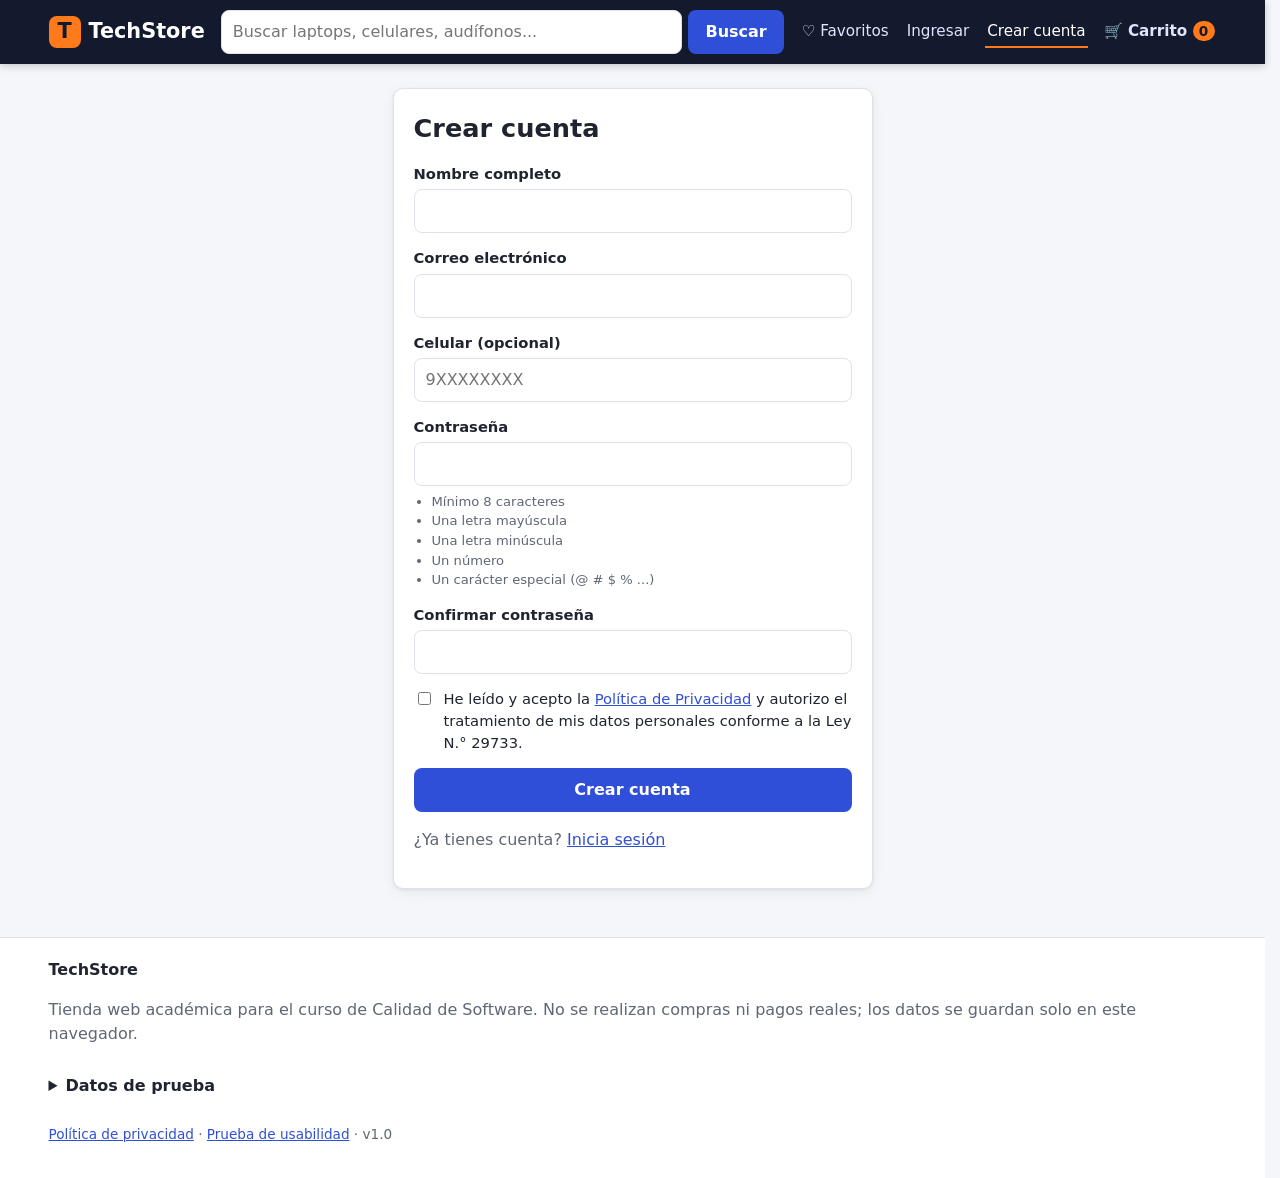
<file: app/registro.html>
<!doctype html>
<html lang="es">
<head>
  <meta charset="utf-8">
  <meta name="viewport" content="width=device-width, initial-scale=1">
  <title>TechStore | Crear cuenta</title>
  <link rel="stylesheet" href="css/styles.css">
</head>
<body data-page="registro">
  <header id="site-header" class="site-header"></header>

  <main>
    <div class="card narrow">
      <h1>Crear cuenta</h1>
      <div id="alert"></div>
      <form id="register-form" novalidate data-testid="register-form">
        <div class="field">
          <label for="name">Nombre completo</label>
          <input id="name" name="name" autocomplete="name" required data-testid="register-name">
          <div class="field-error" data-error-for="name"></div>
        </div>
        <div class="field">
          <label for="email">Correo electrónico</label>
          <input id="email" name="email" type="email" autocomplete="email" required data-testid="register-email">
          <div class="field-error" data-error-for="email"></div>
        </div>
        <div class="field">
          <label for="phone">Celular (opcional)</label>
          <input id="phone" name="phone" inputmode="numeric" maxlength="9" placeholder="9XXXXXXXX" data-testid="register-phone">
          <div class="field-error" data-error-for="phone"></div>
        </div>
        <div class="field">
          <label for="password">Contraseña</label>
          <input id="password" name="password" type="password" autocomplete="new-password" required aria-describedby="pwd-rules" data-testid="register-password">
          <ul class="field-hint" id="pwd-rules" data-testid="password-rules" style="padding-left:18px;margin:6px 0 0">
            <li data-rule="len">Mínimo 8 caracteres</li>
            <li data-rule="upper">Una letra mayúscula</li>
            <li data-rule="lower">Una letra minúscula</li>
            <li data-rule="num">Un número</li>
            <li data-rule="special">Un carácter especial (@ # $ % ...)</li>
          </ul>
          <div class="field-error" data-error-for="password"></div>
        </div>
        <div class="field">
          <label for="confirm">Confirmar contraseña</label>
          <input id="confirm" name="confirm" type="password" autocomplete="new-password" required data-testid="register-confirm">
          <div class="field-error" data-error-for="confirm"></div>
        </div>
        <div class="field">
          <label class="checkbox"><input type="checkbox" name="consent" id="consent" data-testid="register-consent">
            <span>He leído y acepto la <a href="privacidad.html" target="_blank" rel="noopener">Política de Privacidad</a> y autorizo el tratamiento de mis datos personales conforme a la Ley N.° 29733.</span></label>
          <div class="field-error" data-error-for="consent" data-testid="consent-error"></div>
        </div>
        <button type="submit" class="btn btn-primary btn-block" data-testid="register-submit">Crear cuenta</button>
      </form>
      <p class="muted" style="margin-top:16px">¿Ya tienes cuenta? <a id="login-link" href="login.html" data-testid="go-login">Inicia sesión</a></p>
    </div>
  </main>

  <footer id="site-footer" class="site-footer"></footer>

  <script src="js/data.js"></script>
  <script src="js/store.js"></script>
  <script src="js/auth.js"></script>
  <script src="js/cart.js"></script>
  <script src="js/catalog.js"></script>
  <script src="js/ui.js"></script>
  <script src="js/usability.js"></script>
  <script>
    UI.init({ active: 'registro' });
    var next = UI.qs('next') || 'index.html';
    if (!/^[a-z]+\.html/.test(next)) next = 'index.html';
    document.getElementById('login-link').href = 'login.html?next=' + encodeURIComponent(next);

    // Indicador en vivo de la política de contraseñas
    var rules = {
      len: function (p) { return p.length >= 8; },
      upper: function (p) { return /[A-Z]/.test(p); },
      lower: function (p) { return /[a-z]/.test(p); },
      num: function (p) { return /[0-9]/.test(p); },
      special: function (p) { return /[^A-Za-z0-9]/.test(p); }
    };
    document.getElementById('password').addEventListener('input', function (e) {
      Object.keys(rules).forEach(function (k) {
        var li = document.querySelector('[data-rule="' + k + '"]');
        var ok = rules[k](e.target.value);
        li.style.color = ok ? 'var(--success)' : '';
        li.textContent = li.textContent.replace(/^✓ /, '');
        if (ok) li.textContent = '✓ ' + li.textContent;
      });
    });

    document.getElementById('register-form').addEventListener('submit', function (e) {
      e.preventDefault();
      var f = this;
      var r = Auth.register({ name: f.name.value, email: f.email.value, phone: f.phone.value,
        password: f.password.value, confirm: f.confirm.value, consent: f.consent.checked });
      if (r.ok) {
        UI.toast('¡Cuenta creada con éxito! Bienvenido a TechStore.', 'success');
        setTimeout(function () { window.location.href = next; }, 800);
      } else {
        UI.showErrors(f, r.errors);
        document.getElementById('alert').innerHTML = '<div class="alert alert-error" role="alert" data-testid="register-error">Revisa los campos marcados.</div>';
      }
    });
  </script>
</body>
</html>
</file>
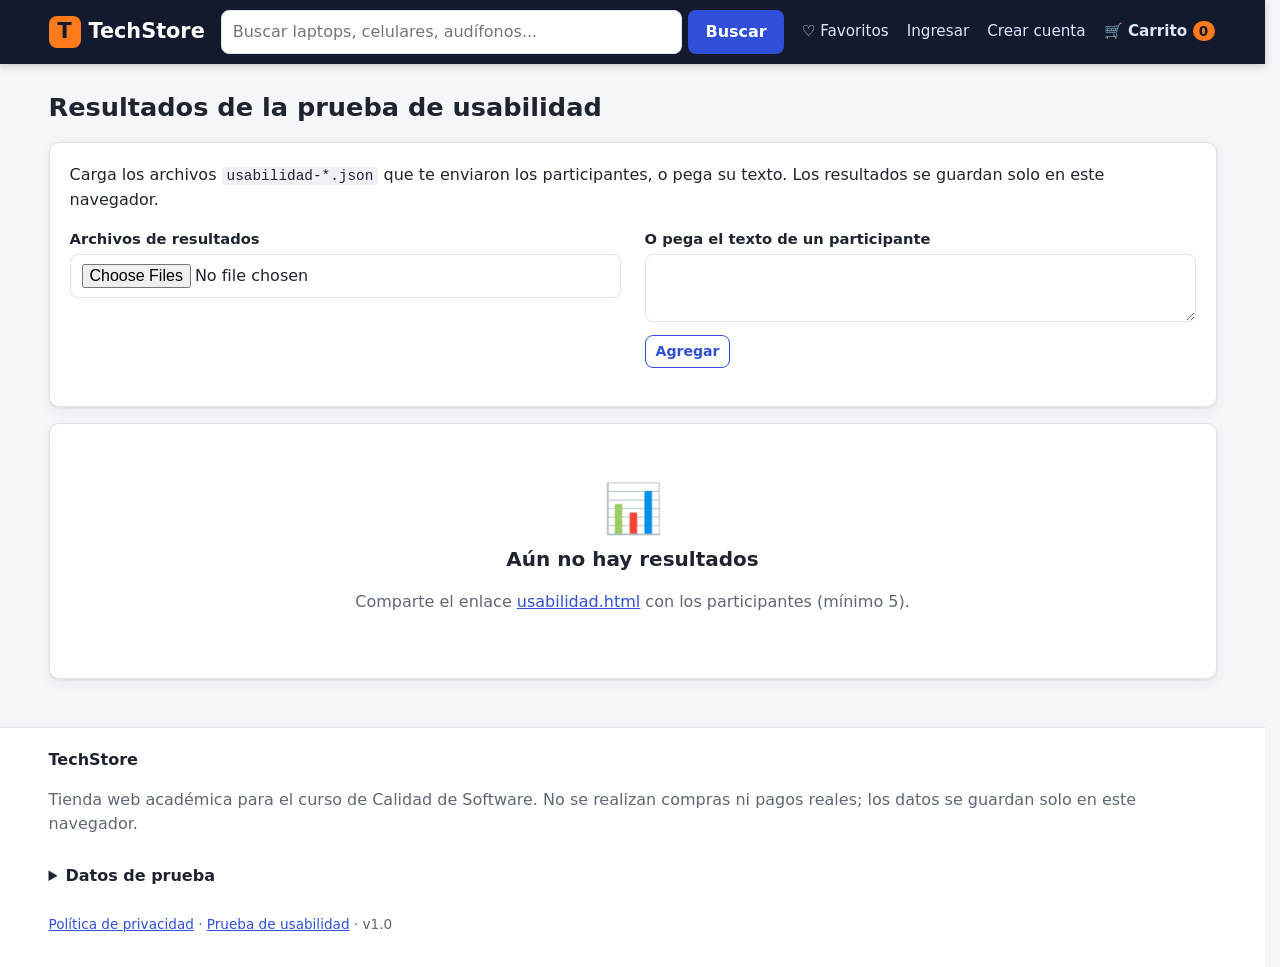
<file: app/usabilidad-resultados.html>
<!doctype html>
<html lang="es">
<head>
  <meta charset="utf-8">
  <meta name="viewport" content="width=device-width, initial-scale=1">
  <title>TechStore | Resultados de usabilidad</title>
  <link rel="stylesheet" href="css/styles.css">
</head>
<body data-page="usabilidad-resultados">
  <header id="site-header" class="site-header"></header>

  <main>
    <h1>Resultados de la prueba de usabilidad</h1>
    <div class="card" style="margin-bottom:16px">
      <p style="margin-top:0">Carga los archivos <code>usabilidad-*.json</code> que te enviaron los participantes, o pega su texto.
        Los resultados se guardan solo en este navegador.</p>
      <div class="two-col">
        <div class="field">
          <label for="files">Archivos de resultados</label>
          <input id="files" type="file" accept=".json,application/json" multiple data-testid="results-files">
        </div>
        <div class="field">
          <label for="paste">O pega el texto de un participante</label>
          <textarea id="paste" rows="2" data-testid="results-paste"></textarea>
          <button type="button" class="btn btn-outline btn-small" id="add-paste" style="margin-top:6px" data-testid="results-add">Agregar</button>
        </div>
      </div>
      <div class="field-error" id="load-error" data-testid="results-error"></div>
    </div>
    <div id="report"></div>
  </main>

  <footer id="site-footer" class="site-footer"></footer>

  <script src="js/data.js"></script>
  <script src="js/store.js"></script>
  <script src="js/auth.js"></script>
  <script src="js/cart.js"></script>
  <script src="js/catalog.js"></script>
  <script src="js/ui.js"></script>
  <script src="js/usability.js"></script>
  <script>
    UI.init({ active: 'usabilidad-resultados' });
    var KEY = 'usab_results';
    var errorBox = document.getElementById('load-error');

    function addResults(texts) {
      var list = Store.get(KEY, []);
      var known = {};
      list.forEach(function (r) { known[r.id] = true; });
      var added = 0, errors = [];
      texts.forEach(function (t) {
        var data;
        try { data = JSON.parse(t.text); } catch (e) { errors.push(t.name + ': no es un JSON válido'); return; }
        (Array.isArray(data) ? data : [data]).forEach(function (r) {
          if (!Usability.aggregate([r]).participants.length) { errors.push(t.name + ': no es un resultado de la prueba'); return; }
          if (known[r.id]) { errors.push(t.name + ': el participante ' + r.id + ' ya estaba cargado'); return; }
          known[r.id] = true; list.push(r); added++;
        });
      });
      Store.set(KEY, list);
      errorBox.textContent = errors.join(' · ');
      if (added) UI.toast(added + ' resultado(s) agregado(s).', 'success');
      render();
    }

    document.getElementById('files').addEventListener('change', function () {
      var files = Array.prototype.slice.call(this.files), texts = [], input = this;
      if (!files.length) return;
      files.forEach(function (f) {
        var rd = new FileReader();
        rd.onload = function () {
          texts.push({ name: f.name, text: rd.result });
          if (texts.length === files.length) { addResults(texts); input.value = ''; }
        };
        rd.readAsText(f);
      });
    });
    document.getElementById('add-paste').addEventListener('click', function () {
      var ta = document.getElementById('paste');
      if (!ta.value.trim()) return;
      addResults([{ name: 'Texto pegado', text: ta.value.trim() }]);
      ta.value = '';
    });

    function fmt(n, suffix) { return n === null || n === undefined ? '—' : String(n).replace('.', ',') + (suffix || ''); }
    function goal(ok, text) { return '<div class="goal ' + (ok ? 'ok-text' : 'bad-text') + '">' + (ok ? '✔ ' : '✘ ') + text + '</div>'; }
    function bar(pct) { return '<div class="bar"><span style="width:' + Math.max(0, Math.min(100, pct || 0)) + '%"></span></div>'; }

    function download(name, text, type) {
      var a = document.createElement('a');
      a.href = URL.createObjectURL(new Blob([text], { type: type }));
      a.download = name;
      document.body.appendChild(a); a.click(); a.remove();
    }

    function csv(agg) {
      var rows = [['participante', 'alias', 'ancho_pantalla', 'tactil', 'tarea', 'estado', 'tiempo_s', 'clics', 'clics_errados', 'facilidad_seq', 'sus', 'paginas']];
      agg.participants.forEach(function (p) {
        p.tasks.forEach(function (t) {
          rows.push([p.id, p.alias, p.device.width, p.device.touch ? 'si' : 'no', t.id + ' ' + t.name, t.status,
            t.timeMs === null ? '' : (t.timeMs / 1000).toFixed(1), t.clicks, t.misclicks, t.seq || '', p.sus.score, t.pages.join(' > ')]);
        });
      });
      return '﻿' + rows.map(function (r) {
        return r.map(function (v) { return '"' + String(v).replace(/"/g, '""') + '"'; }).join(';');
      }).join('\r\n');
    }

    function render() {
      var list = Store.get(KEY, []);
      var rep = document.getElementById('report');
      if (!list.length) {
        rep.innerHTML = '<div class="empty card" data-testid="results-empty"><div class="icon">📊</div><h2>Aún no hay resultados</h2>' +
          '<p class="muted">Comparte el enlace <a href="usabilidad.html">usabilidad.html</a> con los participantes ' +
          '(mínimo ' + Usability.GOALS.minParticipants + ').</p></div>';
        return;
      }
      var agg = Usability.aggregate(list), o = agg.overall, G = Usability.GOALS;
      rep.innerHTML =
        '<div class="metric-grid">' +
          '<div class="card metric"><div class="muted small">Participantes</div><div class="value" data-testid="m-participants">' + o.participants + '</div>' +
            goal(o.enoughParticipants, 'mínimo ' + G.minParticipants) + '</div>' +
          '<div class="card metric"><div class="muted small">Tasa de éxito de tareas</div><div class="value" data-testid="m-success">' + fmt(o.successRate, ' %') + '</div>' +
            goal(o.meetsSuccess, 'meta ≥ ' + G.successRate + ' %') + '</div>' +
          '<div class="card metric"><div class="muted small">Satisfacción SUS (promedio)</div><div class="value" data-testid="m-sus">' + fmt(o.susMean) + '</div>' +
            goal(o.meetsSus, 'meta ≥ ' + G.sus + ' · ' + o.susGrade) + '</div>' +
          '<div class="card metric"><div class="muted small">SUS mín. – máx. (desv. est.)</div><div class="value" style="font-size:1.3rem">' +
            fmt(o.susMin) + ' – ' + fmt(o.susMax) + '</div><div class="goal muted">σ = ' + fmt(o.susSd) + '</div></div>' +
        '</div>' +
        '<div class="card" style="margin-bottom:16px"><h2>Resultados por tarea</h2><div class="table-wrap"><table class="data-table" data-testid="task-table">' +
          '<thead><tr><th>Tarea</th><th>Historias</th><th class="num">Éxito</th><th></th><th class="num">Tiempo prom. (s)</th>' +
          '<th class="num">Mediana (s)</th><th class="num">Clics errados</th><th class="num">Facilidad (1–7)</th></tr></thead><tbody>' +
          agg.tasks.map(function (t) {
            return '<tr><td><strong>' + t.id + '</strong> ' + UI.esc(t.name) + '</td><td class="small">' + UI.esc(t.hu) + '</td>' +
              '<td class="num">' + t.successes + '/' + t.attempts + ' (' + fmt(t.successRate, ' %') + ')</td><td>' + bar(t.successRate) + '</td>' +
              '<td class="num">' + fmt(t.meanTime) + '</td><td class="num">' + fmt(t.medianTime) + '</td>' +
              '<td class="num">' + fmt(t.misclickRate, ' %') + '</td><td class="num">' + fmt(t.seq) + '</td></tr>';
          }).join('') +
          '</tbody></table></div><p class="small muted">Tiempo: solo intentos exitosos. Clics errados: clics fuera de elementos interactivos ÷ clics totales. ' +
          'Facilidad: pregunta SEQ tras cada tarea (1 = muy difícil, 7 = muy fácil).</p></div>' +
        '<div class="card" style="margin-bottom:16px"><h2>Participantes</h2><div class="table-wrap"><table class="data-table" data-testid="participant-table">' +
          '<thead><tr><th>Código</th><th>Alias</th><th>Dispositivo</th><th class="num">Tareas logradas</th><th class="num">SUS</th><th>Nivel</th><th>Comentario</th></tr></thead><tbody>' +
          agg.participants.map(function (p) {
            var ok = p.tasks.filter(function (t) { return t.status === 'exito'; }).length;
            return '<tr><td>' + UI.esc(p.id) + '</td><td>' + UI.esc(p.alias) + '</td><td class="small">' +
              (p.device.width <= 600 ? 'Móvil' : p.device.width <= 1024 ? 'Tableta' : 'Escritorio') + ' (' + UI.esc(p.device.width) + ' px)</td>' +
              '<td class="num">' + ok + '/' + p.tasks.length + '</td><td class="num">' + fmt(p.sus.score) + '</td><td>' + Usability.susGrade(p.sus.score) + '</td>' +
              '<td class="small">' + UI.esc(p.comment) + '</td></tr>';
          }).join('') +
          '</tbody></table></div></div>' +
        '<div class="step-actions" style="justify-content:flex-start">' +
          '<button type="button" class="btn btn-primary" id="export-csv" data-testid="export-csv">Exportar CSV (Excel)</button>' +
          '<button type="button" class="btn btn-outline" id="export-json" data-testid="export-json">Exportar todo (JSON)</button>' +
          '<button type="button" class="btn btn-danger" id="clear" data-testid="results-clear">Borrar resultados cargados</button></div>';
      document.getElementById('export-csv').addEventListener('click', function () {
        download('usabilidad-consolidado.csv', csv(agg), 'text/csv;charset=utf-8');
      });
      document.getElementById('export-json').addEventListener('click', function () {
        download('usabilidad-consolidado.json', JSON.stringify({ resumen: { overall: o, tasks: agg.tasks }, participantes: agg.participants }, null, 2), 'application/json');
      });
      document.getElementById('clear').addEventListener('click', function () {
        if (confirm('Se borrarán los resultados cargados en este navegador (los archivos originales no se tocan). ¿Continuar?')) {
          Store.remove(KEY); errorBox.textContent = ''; render();
        }
      });
    }
    render();
  </script>
</body>
</html>
</file>
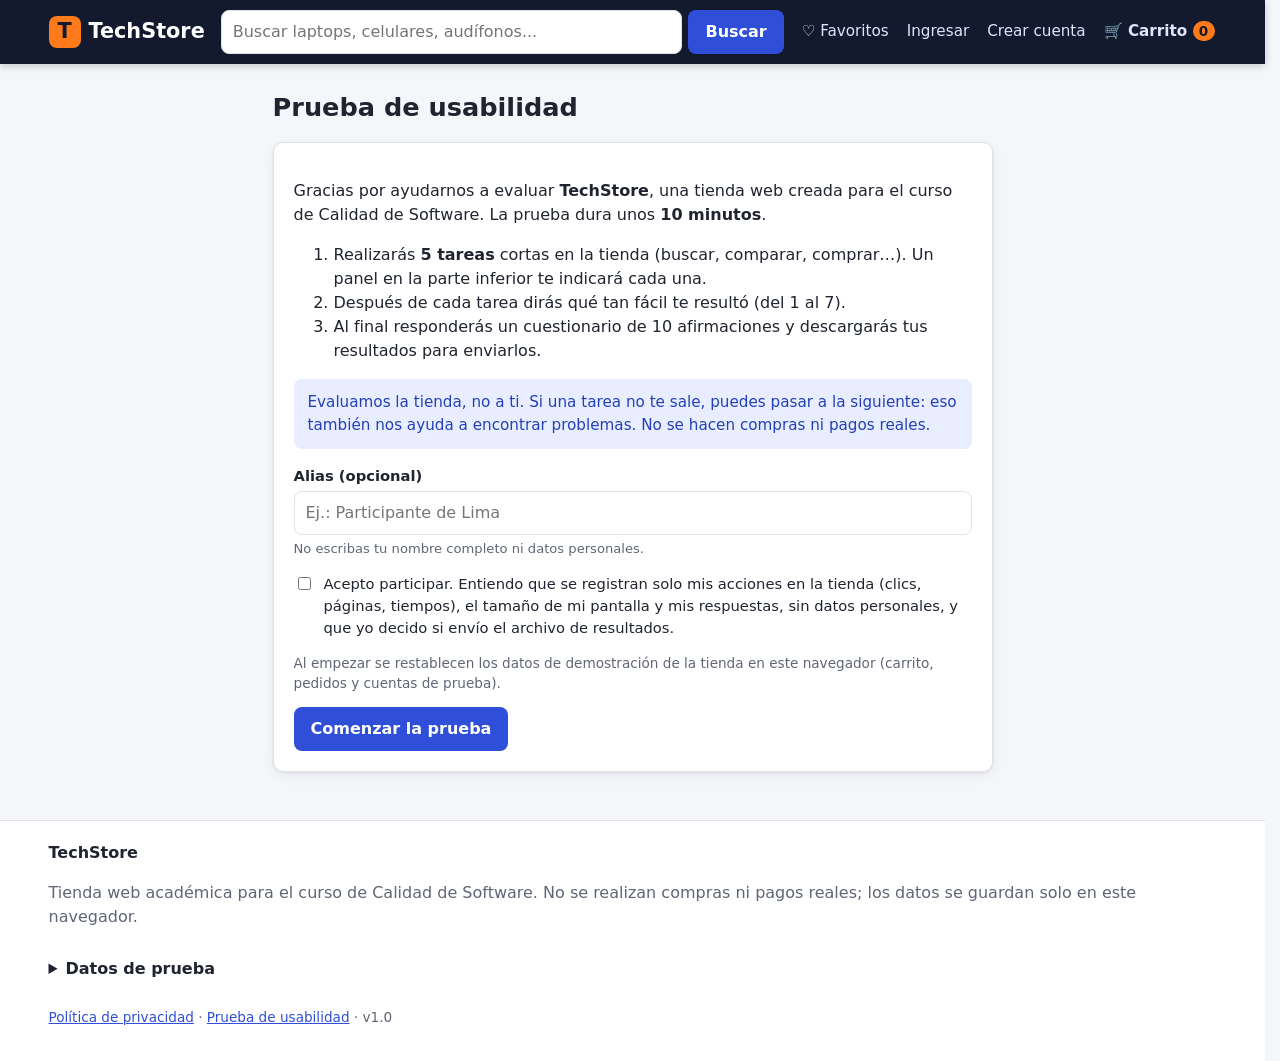
<file: app/usabilidad.html>
<!doctype html>
<html lang="es">
<head>
  <meta charset="utf-8">
  <meta name="viewport" content="width=device-width, initial-scale=1">
  <title>TechStore | Prueba de usabilidad</title>
  <link rel="stylesheet" href="css/styles.css">
</head>
<body data-page="usabilidad">
  <header id="site-header" class="site-header"></header>

  <main>
    <div class="narrow" style="max-width:720px">
      <h1>Prueba de usabilidad</h1>
      <div id="content"></div>
    </div>
  </main>

  <footer id="site-footer" class="site-footer"></footer>

  <script src="js/data.js"></script>
  <script src="js/store.js"></script>
  <script src="js/auth.js"></script>
  <script src="js/cart.js"></script>
  <script src="js/catalog.js"></script>
  <script src="js/ui.js"></script>
  <script src="js/usability.js"></script>
  <script>
    UI.init({ active: 'usabilidad' });
    var c = document.getElementById('content');

    function device() {
      return { width: window.innerWidth, height: window.innerHeight,
        touch: ('ontouchstart' in window) || navigator.maxTouchPoints > 0, userAgent: navigator.userAgent };
    }

    function renderIntro() {
      c.innerHTML =
        '<div class="card">' +
          '<p>Gracias por ayudarnos a evaluar <strong>TechStore</strong>, una tienda web creada para el curso de Calidad de Software. ' +
          'La prueba dura unos <strong>10 minutos</strong>.</p>' +
          '<ol>' +
            '<li>Realizarás <strong>' + Usability.TASKS.length + ' tareas</strong> cortas en la tienda (buscar, comparar, comprar…). ' +
              'Un panel en la parte inferior te indicará cada una.</li>' +
            '<li>Después de cada tarea dirás qué tan fácil te resultó (del 1 al 7).</li>' +
            '<li>Al final responderás un cuestionario de 10 afirmaciones y descargarás tus resultados para enviarlos.</li>' +
          '</ol>' +
          '<div class="alert alert-info">Evaluamos la tienda, no a ti. Si una tarea no te sale, puedes pasar a la siguiente: ' +
          'eso también nos ayuda a encontrar problemas. No se hacen compras ni pagos reales.</div>' +
          '<form id="start-form" novalidate>' +
            '<div class="field"><label for="alias">Alias (opcional)</label>' +
              '<input id="alias" name="alias" maxlength="40" placeholder="Ej.: Participante de Lima" data-testid="usab-alias">' +
              '<div class="field-hint">No escribas tu nombre completo ni datos personales.</div></div>' +
            '<label class="checkbox"><input type="checkbox" name="consent" data-testid="usab-consent"> ' +
              '<span>Acepto participar. Entiendo que se registran solo mis acciones en la tienda (clics, páginas, tiempos), ' +
              'el tamaño de mi pantalla y mis respuestas, sin datos personales, y que yo decido si envío el archivo de resultados.</span></label>' +
            '<div class="field-error" data-error-for="consent"></div>' +
            '<p class="small muted">Al empezar se restablecen los datos de demostración de la tienda en este navegador (carrito, pedidos y cuentas de prueba).</p>' +
            '<button type="submit" class="btn btn-primary" data-testid="usab-start">Comenzar la prueba</button>' +
          '</form>' +
        '</div>';
      document.getElementById('start-form').addEventListener('submit', function (e) {
        e.preventDefault();
        var r = Usability.start({ alias: this.alias.value, consent: this.consent.checked, device: device() });
        if (!r.ok) { UI.showErrors(this, { consent: r.error }); return; }
        window.location.href = 'index.html';
      });
    }

    function renderInProgress() {
      var t = Usability.currentTask();
      c.innerHTML = '<div class="card"><p>Tienes una prueba en curso (tarea ' + (t.index + 1) + ' de ' + t.total + ').</p>' +
        '<div class="step-actions"><a class="btn btn-primary" href="index.html" data-testid="usab-continue">Continuar la prueba</a>' +
        '<button type="button" class="btn btn-danger" id="restart" data-testid="usab-restart">Empezar de nuevo</button></div></div>';
      document.getElementById('restart').addEventListener('click', function () {
        if (confirm('Se perderá el avance de la prueba actual. ¿Continuar?')) { Usability.clear(); render(); }
      });
    }

    function renderSus() {
      var opts = ['Totalmente en desacuerdo', 'En desacuerdo', 'Neutral', 'De acuerdo', 'Totalmente de acuerdo'];
      c.innerHTML = '<div class="card"><h2 style="margin-top:0">Último paso: tu opinión</h2>' +
        '<p class="muted">Indica qué tan de acuerdo estás con cada afirmación sobre la tienda que acabas de usar. ' +
        'Responde con tu primera impresión.</p>' +
        '<form id="sus-form" novalidate>' +
          Usability.SUS_QUESTIONS.map(function (q, i) {
            return '<fieldset class="sus-item" style="border:0;margin:0"><p>' + (i + 1) + '. ' + UI.esc(q) + '</p>' +
              '<div class="sus-scale">' + opts.map(function (o, j) {
                return '<label title="' + o + '"><input type="radio" name="q' + i + '" value="' + (j + 1) + '" data-testid="sus-' + (i + 1) + '-' + (j + 1) + '">' +
                  '<span>' + (j + 1) + '</span></label>';
              }).join('') + '</div>' +
              '<div class="usab-scale-labels small muted"><span>' + opts[0] + '</span><span>' + opts[4] + '</span></div></fieldset>';
          }).join('') +
          '<div class="field" style="margin-top:14px"><label for="comment">¿Algo que quieras comentar? (opcional)</label>' +
            '<textarea id="comment" name="comment" rows="3" maxlength="1000" data-testid="usab-comment"></textarea></div>' +
          '<div class="field-error" id="sus-error" data-testid="sus-error"></div>' +
          '<button type="submit" class="btn btn-primary" data-testid="sus-submit">Enviar respuestas</button>' +
        '</form></div>';
      document.getElementById('sus-form').addEventListener('submit', function (e) {
        e.preventDefault();
        var answers = [];
        for (var i = 0; i < 10; i++) {
          var sel = this.querySelector('input[name="q' + i + '"]:checked');
          answers.push(sel ? Number(sel.value) : null);
        }
        var r = Usability.submitSus(answers, this.comment.value);
        if (!r.ok) {
          var missing = answers.map(function (a, i) { return a ? null : i + 1; }).filter(Boolean);
          document.getElementById('sus-error').textContent = r.error + (missing.length ? ' Faltan: ' + missing.join(', ') + '.' : '');
          return;
        }
        render();
      });
    }

    function renderDone() {
      var r = Usability.result();
      var json = JSON.stringify(r);
      var ok = r.tasks.filter(function (t) { return t.status === 'exito'; }).length;
      c.innerHTML = '<div class="card success-hero"><div class="icon">🎉</div><h2>¡Gracias por participar!</h2>' +
        '<p>Completaste ' + ok + ' de ' + r.tasks.length + ' tareas. Tu código de participante es <strong data-testid="usab-id">' + UI.esc(r.id) + '</strong>.</p></div>' +
        '<div class="card" style="margin-top:16px"><h2 style="margin-top:0">Envía tus resultados</h2>' +
          '<p>Descarga el archivo y envíalo a quien te invitó a la prueba (por correo o WhatsApp). ' +
          'Si no puedes descargarlo, copia el texto y pégalo en un mensaje.</p>' +
          '<div class="step-actions" style="justify-content:flex-start">' +
            '<button type="button" class="btn btn-primary" id="download" data-testid="usab-download">Descargar resultados</button>' +
            '<button type="button" class="btn btn-outline" id="copy" data-testid="usab-copy">Copiar texto</button></div>' +
          '<label class="sr-only" for="result-json">Resultados en texto</label>' +
          '<textarea id="result-json" rows="4" readonly style="margin-top:12px;font-family:monospace;font-size:.8rem" data-testid="usab-json">' + UI.esc(json) + '</textarea>' +
          '<p class="small muted">Cuando lo hayas enviado puedes borrar la prueba de este navegador.</p>' +
          '<button type="button" class="btn btn-danger btn-small" id="finish" data-testid="usab-finish">Borrar la prueba de este navegador</button>' +
        '</div>';
      document.getElementById('download').addEventListener('click', function () {
        var a = document.createElement('a');
        a.href = URL.createObjectURL(new Blob([JSON.stringify(r, null, 2)], { type: 'application/json' }));
        a.download = 'usabilidad-' + r.id + '.json';
        document.body.appendChild(a); a.click(); a.remove();
      });
      document.getElementById('copy').addEventListener('click', function () {
        var ta = document.getElementById('result-json');
        ta.select();
        var done = function () { UI.toast('Resultados copiados.', 'success'); };
        if (navigator.clipboard) navigator.clipboard.writeText(json).then(done, function () { document.execCommand('copy'); done(); });
        else { document.execCommand('copy'); done(); }
      });
      document.getElementById('finish').addEventListener('click', function () {
        if (confirm('¿Ya enviaste tus resultados? Se borrarán de este navegador.')) { Usability.clear(); Store.reset(); render(); }
      });
    }

    function render() {
      var s = Usability.session();
      if (!s) renderIntro();
      else if (s.phase === 'tasks') renderInProgress();
      else if (s.phase === 'sus') renderSus();
      else renderDone();
    }
    render();
  </script>
</body>
</html>
</file>
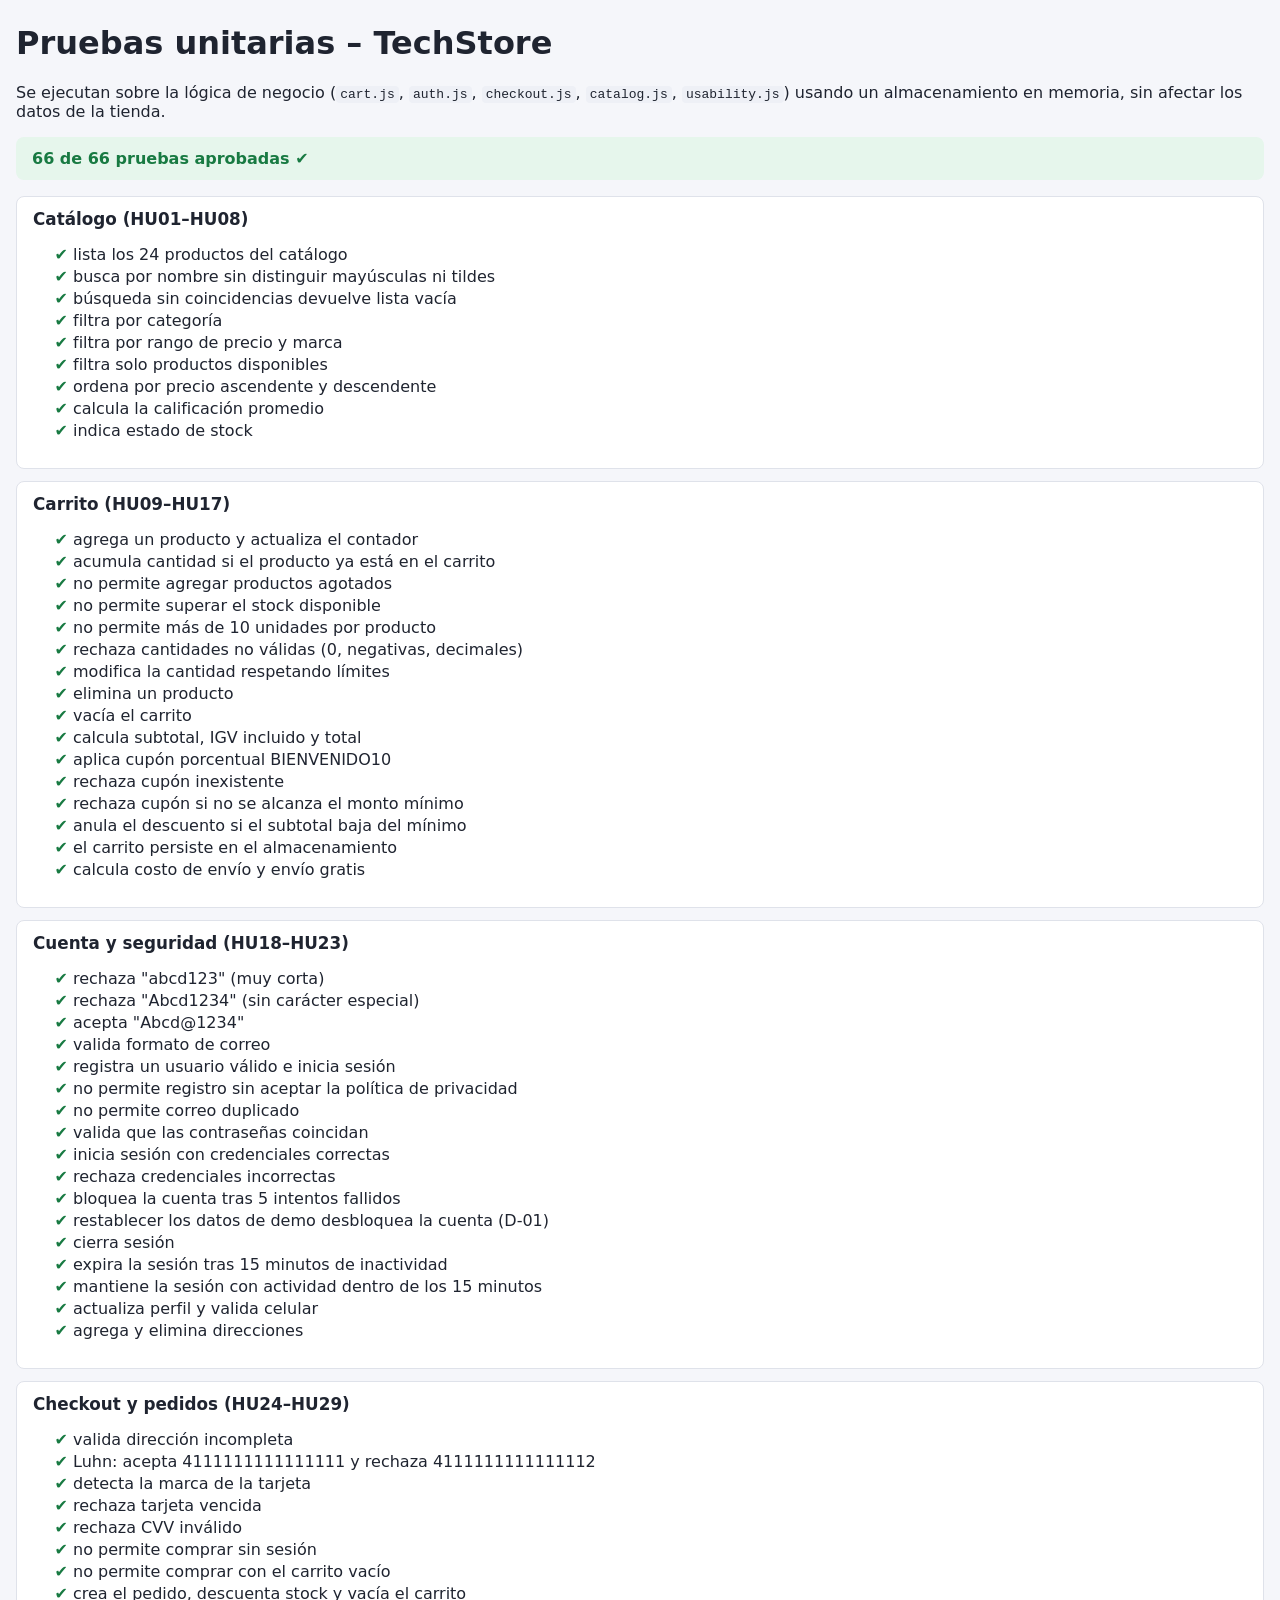
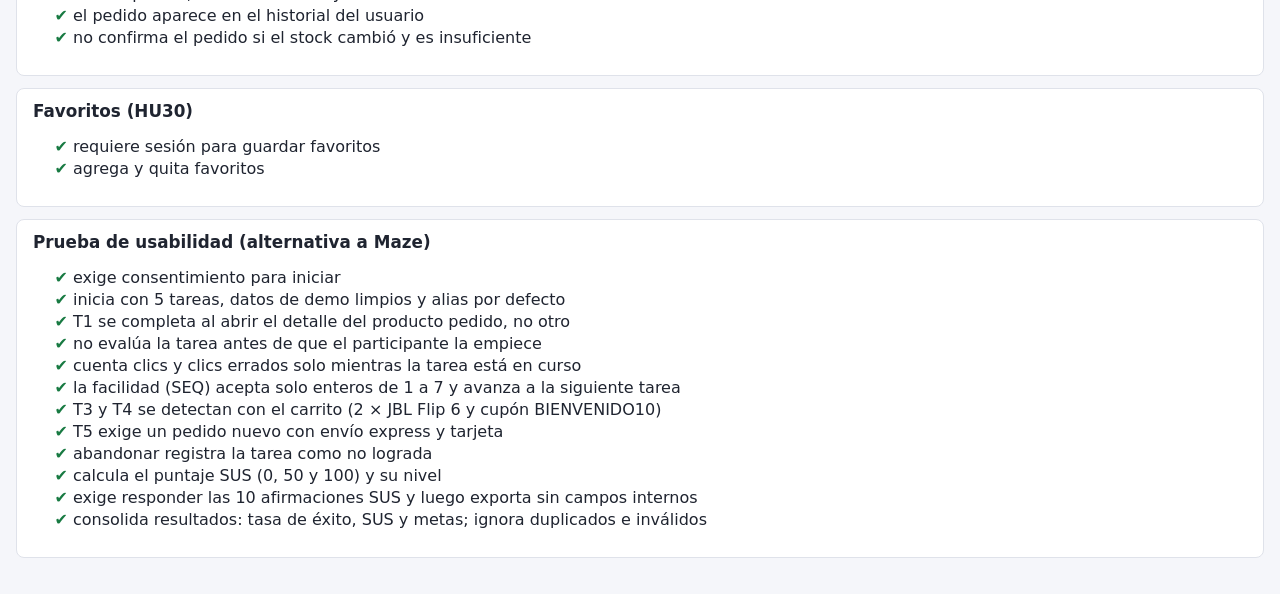
<file: app/tests/tests.html>
<!doctype html>
<html lang="es">
<head>
  <meta charset="utf-8">
  <meta name="viewport" content="width=device-width, initial-scale=1">
  <title>TechStore | Pruebas unitarias</title>
  <style>
    body { font-family: system-ui, Segoe UI, Arial, sans-serif; margin: 0; padding: 24px 16px; background: #f5f6fa; color: #1f2430; }
    h1 { margin-top: 0; }
    .summary { padding: 12px 16px; border-radius: 8px; font-weight: 700; margin-bottom: 16px; }
    .ok { background: #e6f6ec; color: #187a42; }
    .fail { background: #fdecec; color: #c92a2a; }
    section { background: #fff; border: 1px solid #dfe2ea; border-radius: 8px; padding: 12px 16px; margin-bottom: 12px; }
    h2 { font-size: 1.05rem; margin: 0 0 8px; }
    li { margin: 3px 0; }
    .pass::marker { content: "✔ "; color: #187a42; }
    .err::marker { content: "✘ "; color: #c92a2a; }
    .err { color: #c92a2a; }
    code { background: #eef0f6; padding: 1px 4px; border-radius: 4px; }
  </style>
</head>
<body>
  <h1>Pruebas unitarias – TechStore</h1>
  <p>Se ejecutan sobre la lógica de negocio (<code>cart.js</code>, <code>auth.js</code>, <code>checkout.js</code>, <code>catalog.js</code>, <code>usability.js</code>) usando un almacenamiento en memoria, sin afectar los datos de la tienda.</p>
  <div id="summary" class="summary"></div>
  <div id="results"></div>

  <script src="../js/data.js"></script>
  <script src="../js/store.js"></script>
  <script src="../js/auth.js"></script>
  <script src="../js/cart.js"></script>
  <script src="../js/catalog.js"></script>
  <script src="../js/checkout.js"></script>
  <script src="../js/usability.js"></script>
  <script>
    // ---- Mini framework de pruebas ----
    var suites = [], current = null;
    function describe(name, fn) { current = { name: name, tests: [] }; suites.push(current); fn(); }
    function it(name, fn) { current.tests.push({ name: name, fn: fn }); }
    function expect(actual) {
      return {
        toBe: function (exp) { if (actual !== exp) throw new Error('Esperado ' + JSON.stringify(exp) + ', obtenido ' + JSON.stringify(actual)); },
        toEqual: function (exp) { if (JSON.stringify(actual) !== JSON.stringify(exp)) throw new Error('Esperado ' + JSON.stringify(exp) + ', obtenido ' + JSON.stringify(actual)); },
        toBeTruthy: function () { if (!actual) throw new Error('Esperado valor verdadero, obtenido ' + JSON.stringify(actual)); },
        toBeFalsy: function () { if (actual) throw new Error('Esperado valor falso, obtenido ' + JSON.stringify(actual)); },
        toContain: function (s) { if (String(actual).indexOf(s) === -1) throw new Error('"' + actual + '" no contiene "' + s + '"'); }
      };
    }
    function fresh() { Store.useMemory(); Store.reset(); }
    function loginDemo() { return Auth.login('demo@techstore.pe', 'Demo@1234'); }
    var VALID_ADDRESS = { fullName: 'Ana Pérez', phone: '912345678', department: 'Lima', district: 'Surco', street: 'Av. Primavera 123' };
    var VALID_CARD = { number: '4111 1111 1111 1111', holder: 'Ana Perez', expiry: '12/30', cvv: '123' };

    // ---- Catálogo ----
    describe('Catálogo (HU01–HU08)', function () {
      it('lista los 24 productos del catálogo', function () { fresh(); expect(Catalog.query({}).length).toBe(24); });
      it('busca por nombre sin distinguir mayúsculas ni tildes', function () {
        fresh(); expect(Catalog.query({ q: 'IPHONE' }).length).toBe(1);
        expect(Catalog.query({ q: 'audifonos' }).length).toBe(3);
      });
      it('búsqueda sin coincidencias devuelve lista vacía', function () { fresh(); expect(Catalog.query({ q: 'refrigeradora' }).length).toBe(0); });
      it('filtra por categoría', function () {
        fresh(); var l = Catalog.query({ category: 'laptops' });
        expect(l.length).toBe(4); expect(l.every(function (p) { return p.category === 'laptops'; })).toBe(true);
      });
      it('filtra por rango de precio y marca', function () {
        fresh(); var l = Catalog.query({ minPrice: 1000, maxPrice: 2000, brands: ['Samsung'] });
        expect(l.map(function (p) { return p.id; })).toEqual(['P005', 'P010']);
      });
      it('filtra solo productos disponibles', function () { fresh(); expect(Catalog.query({ inStock: true }).length).toBe(22); });
      it('ordena por precio ascendente y descendente', function () {
        fresh(); var a = Catalog.query({ sort: 'precio-asc' }); var d = Catalog.query({ sort: 'precio-desc' });
        expect(a[0].price <= a[1].price).toBe(true); expect(d[0].id).toBe('P003');
      });
      it('calcula la calificación promedio', function () { fresh(); expect(Catalog.ratingOf('P001')).toEqual({ avg: 4.5, count: 2 }); });
      it('indica estado de stock', function () {
        fresh(); expect(Catalog.stockStatus(Store.getProduct('P004')).code).toBe('agotado');
        expect(Catalog.stockStatus(Store.getProduct('P008')).code).toBe('pocas');
        expect(Catalog.stockStatus(Store.getProduct('P001')).code).toBe('disponible');
      });
    });

    // ---- Carrito ----
    describe('Carrito (HU09–HU17)', function () {
      it('agrega un producto y actualiza el contador', function () {
        fresh(); expect(Cart.add('P007', 2).ok).toBe(true); expect(Cart.count()).toBe(2);
      });
      it('acumula cantidad si el producto ya está en el carrito', function () {
        fresh(); Cart.add('P007', 1); Cart.add('P007', 2); expect(Cart.getItems().length).toBe(1); expect(Cart.count()).toBe(3);
      });
      it('no permite agregar productos agotados', function () { fresh(); var r = Cart.add('P004'); expect(r.ok).toBe(false); expect(r.error).toContain('agotado'); });
      it('no permite superar el stock disponible', function () { fresh(); expect(Cart.add('P008', 3).ok).toBe(false); expect(Cart.add('P008', 2).ok).toBe(true); });
      it('no permite más de 10 unidades por producto', function () { fresh(); expect(Cart.add('P017', 11).ok).toBe(false); expect(Cart.add('P017', 10).ok).toBe(true); });
      it('rechaza cantidades no válidas (0, negativas, decimales)', function () {
        fresh(); expect(Cart.add('P007', 0).ok).toBe(false); expect(Cart.add('P007', -1).ok).toBe(false); expect(Cart.add('P007', 1.5).ok).toBe(false);
      });
      it('modifica la cantidad respetando límites', function () {
        fresh(); Cart.add('P007', 1);
        expect(Cart.updateQty('P007', 5).ok).toBe(true); expect(Cart.count()).toBe(5);
        expect(Cart.updateQty('P007', 0).ok).toBe(false); expect(Cart.updateQty('P007', 25).ok).toBe(false);
      });
      it('elimina un producto', function () { fresh(); Cart.add('P007'); Cart.add('P015'); Cart.remove('P007'); expect(Cart.getItems().length).toBe(1); });
      it('vacía el carrito', function () { fresh(); Cart.add('P007'); Cart.add('P015'); Cart.clear(); expect(Cart.count()).toBe(0); });
      it('calcula subtotal, IGV incluido y total', function () {
        fresh(); Cart.add('P015', 2); // 2 x 199
        var t = Cart.totals();
        expect(t.subtotal).toBe(398); expect(t.total).toBe(398); expect(t.base).toBe(337.29); expect(t.igv).toBe(60.71);
      });
      it('aplica cupón porcentual BIENVENIDO10', function () {
        fresh(); Cart.add('P015', 2); var r = Cart.applyCoupon('bienvenido10');
        expect(r.ok).toBe(true); expect(Cart.totals().discount).toBe(39.8); expect(Cart.totals().total).toBe(358.2);
      });
      it('rechaza cupón inexistente', function () { fresh(); Cart.add('P015'); expect(Cart.applyCoupon('FALSO').ok).toBe(false); });
      it('rechaza cupón si no se alcanza el monto mínimo', function () { fresh(); Cart.add('P015'); var r = Cart.applyCoupon('TECH50'); expect(r.ok).toBe(false); expect(r.error).toContain('mínima'); });
      it('anula el descuento si el subtotal baja del mínimo', function () {
        fresh(); Cart.add('P014', 1); Cart.add('P015', 1); Cart.applyCoupon('TECH50'); expect(Cart.totals().discount).toBe(50);
        Cart.remove('P014'); expect(Cart.totals().discount).toBe(0); expect(!!Cart.totals().couponError).toBe(true);
      });
      it('el carrito persiste en el almacenamiento', function () { fresh(); Cart.add('P007', 3); expect(Store.get('cart').items[0].qty).toBe(3); });
      it('calcula costo de envío y envío gratis', function () {
        expect(Cart.shippingCost('estandar', 200)).toBe(15); expect(Cart.shippingCost('estandar', 300)).toBe(0);
        expect(Cart.shippingCost('express', 5000)).toBe(35); expect(Cart.shippingCost('tienda', 10)).toBe(0);
      });
    });

    // ---- Cuenta y seguridad ----
    describe('Cuenta y seguridad (HU18–HU23)', function () {
      it('rechaza "abcd123" (muy corta)', function () { expect(Auth.validatePassword('abcd123').ok).toBe(false); });
      it('rechaza "Abcd1234" (sin carácter especial)', function () { expect(Auth.validatePassword('Abcd1234').ok).toBe(false); });
      it('acepta "Abcd@1234"', function () { expect(Auth.validatePassword('Abcd@1234').ok).toBe(true); });
      it('valida formato de correo', function () { expect(Auth.validateEmail('ana@mail.com')).toBe(true); expect(Auth.validateEmail('ana@mail')).toBe(false); });
      it('registra un usuario válido e inicia sesión', function () {
        fresh(); var r = Auth.register({ name: 'Ana Pérez', email: 'ana@mail.com', password: 'Abcd@1234', confirm: 'Abcd@1234', consent: true });
        expect(r.ok).toBe(true); expect(Auth.currentUser().email).toBe('ana@mail.com');
      });
      it('no permite registro sin aceptar la política de privacidad', function () {
        fresh(); var r = Auth.register({ name: 'Ana Pérez', email: 'ana@mail.com', password: 'Abcd@1234', confirm: 'Abcd@1234', consent: false });
        expect(r.ok).toBe(false); expect(!!r.errors.consent).toBe(true);
      });
      it('no permite correo duplicado', function () {
        fresh(); var r = Auth.register({ name: 'Otro', email: 'DEMO@techstore.pe', password: 'Abcd@1234', confirm: 'Abcd@1234', consent: true });
        expect(r.ok).toBe(false); expect(r.errors.email).toContain('Ya existe');
      });
      it('valida que las contraseñas coincidan', function () {
        fresh(); var r = Auth.register({ name: 'Ana Pérez', email: 'ana@mail.com', password: 'Abcd@1234', confirm: 'Abcd@12345', consent: true });
        expect(!!r.errors.confirm).toBe(true);
      });
      it('inicia sesión con credenciales correctas', function () { fresh(); expect(loginDemo().ok).toBe(true); });
      it('rechaza credenciales incorrectas', function () { fresh(); expect(Auth.login('demo@techstore.pe', 'xxx').ok).toBe(false); expect(Auth.currentUser()).toBe(null); });
      it('bloquea la cuenta tras 5 intentos fallidos', function () {
        fresh(); var r; for (var i = 0; i < 5; i++) r = Auth.login('demo@techstore.pe', 'mala');
        expect(r.locked).toBe(true); expect(loginDemo().ok).toBe(false);
      });
      it('restablecer los datos de demo desbloquea la cuenta (D-01)', function () {
        fresh(); for (var i = 0; i < 5; i++) Auth.login('demo@techstore.pe', 'mala');
        Store.reset(); expect(loginDemo().ok).toBe(true);
      });
      it('cierra sesión', function () { fresh(); loginDemo(); Auth.logout(); expect(Auth.currentUser()).toBe(null); });
      it('expira la sesión tras 15 minutos de inactividad', function () {
        fresh(); loginDemo(); var s = Store.get('session'); s.lastActivity = Date.now() - (15 * 60 * 1000 + 1000); Store.set('session', s);
        expect(Auth.currentUser()).toBe(null); expect(Auth.consumeExpiredFlag()).toBe(true);
      });
      it('mantiene la sesión con actividad dentro de los 15 minutos', function () {
        fresh(); loginDemo(); var s = Store.get('session'); s.lastActivity = Date.now() - 14 * 60 * 1000; Store.set('session', s);
        expect(Auth.currentUser() !== null).toBe(true);
      });
      it('actualiza perfil y valida celular', function () {
        fresh(); loginDemo(); expect(Auth.updateProfile({ name: 'Demo Editado', phone: '123' }).ok).toBe(false);
        expect(Auth.updateProfile({ name: 'Demo Editado', phone: '999888777' }).ok).toBe(true); expect(Auth.currentUser().name).toBe('Demo Editado');
      });
      it('agrega y elimina direcciones', function () {
        fresh(); loginDemo(); var r = Auth.saveAddress(VALID_ADDRESS); expect(r.ok).toBe(true);
        expect(Auth.currentUser().addresses.length).toBe(2); Auth.deleteAddress(r.address.id); expect(Auth.currentUser().addresses.length).toBe(1);
      });
    });

    // ---- Checkout ----
    describe('Checkout y pedidos (HU24–HU29)', function () {
      it('valida dirección incompleta', function () { expect(Auth.validateAddress({ fullName: 'A' }).ok).toBe(false); expect(Auth.validateAddress(VALID_ADDRESS).ok).toBe(true); });
      it('Luhn: acepta 4111111111111111 y rechaza 4111111111111112', function () { expect(Checkout.luhn('4111111111111111')).toBe(true); expect(Checkout.luhn('4111111111111112')).toBe(false); });
      it('detecta la marca de la tarjeta', function () { expect(Checkout.cardBrand('4111')).toBe('Visa'); expect(Checkout.cardBrand('5555')).toBe('Mastercard'); expect(Checkout.cardBrand('3782')).toBe('American Express'); });
      it('rechaza tarjeta vencida', function () { expect(Checkout.validateExpiry('01/20', new Date(2026, 9, 3))).toBe(false); expect(Checkout.validateExpiry('10/26', new Date(2026, 9, 3))).toBe(true); });
      it('rechaza CVV inválido', function () { var c = JSON.parse(JSON.stringify(VALID_CARD)); c.cvv = '12'; expect(Checkout.validateCard(c, new Date(2026, 9, 3)).ok).toBe(false); });
      it('no permite comprar sin sesión', function () { fresh(); Cart.add('P007'); var r = Checkout.placeOrder({}); expect(r.ok).toBe(false); expect(r.error).toContain('sesión'); });
      it('no permite comprar con el carrito vacío', function () { fresh(); loginDemo(); expect(Checkout.placeOrder({}).error).toContain('vacío'); });
      it('crea el pedido, descuenta stock y vacía el carrito', function () {
        fresh(); loginDemo(); Cart.add('P007', 2);
        var r = Checkout.placeOrder({ address: VALID_ADDRESS, shippingMethod: 'express', payment: { method: 'card', card: VALID_CARD } }, new Date(2026, 9, 3));
        expect(r.ok).toBe(true); expect(r.order.id).toContain('TS-'); expect(r.order.totals.total).toBe(1833);
        expect(r.order.payment.last4).toBe('1111'); expect(Store.getProduct('P007').stock).toBe(18); expect(Cart.count()).toBe(0);
      });
      it('el pedido aparece en el historial del usuario', function () {
        fresh(); loginDemo(); Cart.add('P015');
        Checkout.placeOrder({ address: VALID_ADDRESS, shippingMethod: 'tienda', payment: { method: 'contraentrega' } });
        expect(Checkout.getOrders().length).toBe(1); expect(Checkout.getOrders()[0].payment.method).toBe('Pago contra entrega');
      });
      it('no confirma el pedido si el stock cambió y es insuficiente', function () {
        fresh(); loginDemo(); Cart.add('P008', 2);
        var ps = Store.getProducts(); ps.forEach(function (p) { if (p.id === 'P008') p.stock = 1; }); Store.saveProducts(ps);
        var r = Checkout.placeOrder({ address: VALID_ADDRESS, shippingMethod: 'tienda', payment: { method: 'contraentrega' } });
        expect(r.ok).toBe(false); expect(r.error).toContain('Stock insuficiente');
      });
    });

    // ---- Favoritos ----
    describe('Favoritos (HU30)', function () {
      it('requiere sesión para guardar favoritos', function () { fresh(); expect(Catalog.toggleFavorite('P001').needLogin).toBe(true); });
      it('agrega y quita favoritos', function () {
        fresh(); loginDemo(); expect(Catalog.toggleFavorite('P001').added).toBe(true); expect(Catalog.isFavorite('P001')).toBe(true);
        expect(Catalog.toggleFavorite('P001').added).toBe(false); expect(Catalog.getWishlist().length).toBe(0);
      });
    });

    // ---- Prueba de usabilidad ----
    function startUsab() { fresh(); return Usability.start({ alias: 'Prueba', consent: true, device: { width: 375 } }); }
    function doTask(page, params) { Usability.beginTask(page); return Usability.evaluate({ page: page, params: params || {} }); }
    // Recorre las 5 tareas: éxito en las indicadas y abandono en el resto; devuelve el resultado exportado
    function runUsab(successIds, sus) {
      startUsab();
      Usability.TASKS.forEach(function (t) {
        Usability.beginTask('index.html');
        if (successIds.indexOf(t.id) !== -1) Usability.evaluate({ page: 'producto.html', params: { id: t.id === 'T1' ? 'P012' : 'P007' } });
        if (Usability.currentTask().step === 'doing') {
          if (successIds.indexOf(t.id) !== -1) throw new Error('No se pudo completar ' + t.id);
          Usability.abandon();
        }
        Usability.rateTask(5);
      });
      Usability.submitSus(sus || [4, 2, 4, 2, 4, 2, 4, 2, 4, 2]);
      return Usability.result();
    }
    describe('Prueba de usabilidad (alternativa a Maze)', function () {
      it('exige consentimiento para iniciar', function () {
        fresh(); var r = Usability.start({ consent: false });
        expect(r.ok).toBe(false); expect(r.error).toContain('aceptar'); expect(Usability.active()).toBe(false);
      });
      it('inicia con 5 tareas, datos de demo limpios y alias por defecto', function () {
        fresh(); Cart.add('P001', 1);
        var r = Usability.start({ consent: true });
        expect(r.ok).toBe(true); expect(r.session.tasks.length).toBe(5); expect(r.session.alias).toBe('Anónimo');
        expect(Cart.count()).toBe(0); expect(Usability.currentTask().step).toBe('brief');
      });
      it('T1 se completa al abrir el detalle del producto pedido, no otro', function () {
        startUsab(); Usability.beginTask('index.html');
        expect(Usability.evaluate({ page: 'producto.html', params: { id: 'P013' } }).completed).toBe(false);
        expect(Usability.evaluate({ page: 'producto.html', params: { id: 'P012' } }).completed).toBe(true);
        var t = Usability.currentTask(); expect(t.rec.status).toBe('exito'); expect(t.step).toBe('seq');
        expect(t.rec.timeMs >= 0).toBe(true);
      });
      it('no evalúa la tarea antes de que el participante la empiece', function () {
        startUsab(); expect(Usability.evaluate({ page: 'producto.html', params: { id: 'P012' } }).completed).toBe(false);
        expect(Usability.currentTask().step).toBe('brief');
      });
      it('cuenta clics y clics errados solo mientras la tarea está en curso', function () {
        startUsab(); Usability.recordClick(true);
        Usability.beginTask('index.html'); Usability.recordClick(false); Usability.recordClick(true); Usability.recordPage('producto.html');
        var rec = Usability.currentTask().rec;
        expect(rec.clicks).toBe(2); expect(rec.misclicks).toBe(1); expect(rec.pages).toEqual(['index.html', 'producto.html']);
      });
      it('la facilidad (SEQ) acepta solo enteros de 1 a 7 y avanza a la siguiente tarea', function () {
        startUsab(); doTask('producto.html', { id: 'P012' });
        expect(Usability.rateTask(0).ok).toBe(false); expect(Usability.rateTask(8).ok).toBe(false); expect(Usability.rateTask(2.5).ok).toBe(false);
        expect(Usability.rateTask(6).next).toBe(true); expect(Usability.currentTask().def.id).toBe('T2');
      });
      it('T3 y T4 se detectan con el carrito (2 × JBL Flip 6 y cupón BIENVENIDO10)', function () {
        startUsab(); doTask('producto.html', { id: 'P012' }); Usability.rateTask(5);
        doTask('producto.html', { id: 'P007' }); Usability.rateTask(5);
        Usability.beginTask('producto.html'); Cart.add('P014', 1);
        expect(Usability.evaluate({ page: 'producto.html' }).completed).toBe(false);
        Cart.add('P014', 1); expect(Usability.evaluate({ page: 'producto.html' }).completed).toBe(true); Usability.rateTask(5);
        Usability.beginTask('carrito.html'); Cart.applyCoupon('TECH50');
        expect(Usability.evaluate({ page: 'carrito.html' }).completed).toBe(false);
        Cart.applyCoupon('BIENVENIDO10'); expect(Usability.evaluate({ page: 'carrito.html' }).completed).toBe(true);
      });
      it('T5 exige un pedido nuevo con envío express y tarjeta', function () {
        startUsab();
        for (var i = 0; i < 4; i++) { Usability.beginTask('index.html'); Usability.abandon(); Usability.rateTask(4); }
        Usability.beginTask('carrito.html'); loginDemo();
        Cart.add('P015', 1); Checkout.placeOrder({ address: VALID_ADDRESS, shippingMethod: 'tienda', payment: { method: 'card', card: VALID_CARD } });
        expect(Usability.evaluate({ page: 'confirmacion.html' }).completed).toBe(false);
        Cart.add('P015', 1); Checkout.placeOrder({ address: VALID_ADDRESS, shippingMethod: 'express', payment: { method: 'card', card: VALID_CARD } });
        expect(Usability.evaluate({ page: 'confirmacion.html' }).completed).toBe(true);
        expect(Usability.rateTask(7).next).toBe(false); expect(Usability.session().phase).toBe('sus');
      });
      it('abandonar registra la tarea como no lograda', function () {
        startUsab(); Usability.beginTask('index.html'); var r = Usability.abandon();
        expect(r.ok).toBe(true); expect(Usability.currentTask().rec.status).toBe('abandono');
      });
      it('calcula el puntaje SUS (0, 50 y 100) y su nivel', function () {
        expect(Usability.susScore([3, 3, 3, 3, 3, 3, 3, 3, 3, 3])).toBe(50);
        expect(Usability.susScore([5, 1, 5, 1, 5, 1, 5, 1, 5, 1])).toBe(100);
        expect(Usability.susScore([1, 5, 1, 5, 1, 5, 1, 5, 1, 5])).toBe(0);
        expect(Usability.susScore([3, 3, 3])).toBe(null); expect(Usability.susScore([3, 3, 3, 3, 3, 3, 3, 3, 3, 6])).toBe(null);
        expect(Usability.susGrade(85)).toBe('Excelente'); expect(Usability.susGrade(68)).toBe('Bueno');
        expect(Usability.susGrade(55)).toBe('Aceptable'); expect(Usability.susGrade(40)).toBe('Pobre');
      });
      it('exige responder las 10 afirmaciones SUS y luego exporta sin campos internos', function () {
        startUsab();
        for (var i = 0; i < 5; i++) { Usability.beginTask('index.html'); Usability.abandon(); Usability.rateTask(3); }
        expect(Usability.result()).toBe(null);
        var bad = Usability.submitSus([4, 2, 4, null, 4, 2, 4, 2, 4, 2]);
        expect(bad.ok).toBe(false); expect(bad.error).toContain('10 afirmaciones');
        expect(Usability.submitSus([4, 2, 4, 2, 4, 2, 4, 2, 4, 2], ' Todo bien ').score).toBe(75);
        var r = Usability.result();
        expect(r.comment).toBe('Todo bien'); expect(r.phase).toBe(undefined); expect(r.tasks[0].startedAt).toBe(undefined);
        expect(Usability.active()).toBe(false);
      });
      it('consolida resultados: tasa de éxito, SUS y metas; ignora duplicados e inválidos', function () {
        var a = runUsab(['T1', 'T2'], [5, 1, 5, 1, 5, 1, 5, 1, 5, 1]);
        var b = runUsab(['T1'], [3, 3, 3, 3, 3, 3, 3, 3, 3, 3]);
        var agg = Usability.aggregate([a, b, a, { foo: 1 }]);
        expect(agg.overall.participants).toBe(2); expect(agg.overall.ignored).toBe(2);
        expect(agg.tasks[0].successRate).toBe(100); expect(agg.tasks[1].successRate).toBe(50); expect(agg.tasks[2].successRate).toBe(0);
        expect(agg.overall.successRate).toBe(30); expect(agg.overall.susMean).toBe(75);
        expect(agg.overall.meetsSuccess).toBe(false); expect(agg.overall.meetsSus).toBe(true); expect(agg.overall.enoughParticipants).toBe(false);
      });
    });

    // ---- Ejecutar ----
    var total = 0, failed = 0, html = '';
    suites.forEach(function (s) {
      html += '<section><h2>' + s.name + '</h2><ul>';
      s.tests.forEach(function (t) {
        total++;
        try { t.fn(); html += '<li class="pass">' + t.name + '</li>'; }
        catch (e) { failed++; html += '<li class="err">' + t.name + ' — ' + e.message + '</li>'; }
      });
      html += '</ul></section>';
    });
    document.getElementById('results').innerHTML = html;
    var sum = document.getElementById('summary');
    sum.className = 'summary ' + (failed ? 'fail' : 'ok');
    sum.textContent = (total - failed) + ' de ' + total + ' pruebas aprobadas' + (failed ? ' — ' + failed + ' fallida(s)' : ' ✔');
    sum.setAttribute('data-testid', 'test-summary');
    window.TEST_RESULT = { total: total, failed: failed };
  </script>
</body>
</html>
</file>
<file: app/css/styles.css>
/* TechStore - Estilos */
:root {
  --bg: #f5f6fa;
  --surface: #ffffff;
  --text: #1f2430;
  --muted: #5f6675;
  --border: #dfe2ea;
  --primary: #2f4fd8;
  --primary-dark: #2340b8;
  --accent: #ff7a1a;
  --success: #187a42; /* contraste ≥ 4.5:1 sobre blanco y sobre --success-bg (WCAG 1.4.3) */
  --success-bg: #e6f6ec;
  --warn: #9a5b00;
  --warn-bg: #fff4e0;
  --danger: #c92a2a;
  --danger-bg: #fdecec;
  --radius: 10px;
  --shadow: 0 1px 3px rgba(20, 25, 40, .08), 0 4px 14px rgba(20, 25, 40, .05);
}
* { box-sizing: border-box; }
html, body { margin: 0; }
/* D-03: reserva el espacio de la barra de desplazamiento para que el contenido no se corra al aparecer */
html { scrollbar-gutter: stable; }
body {
  font-family: system-ui, -apple-system, "Segoe UI", Roboto, Arial, sans-serif;
  background: var(--bg); color: var(--text); line-height: 1.5; font-size: 16px;
  min-height: 100vh; display: flex; flex-direction: column;
}
main { flex: 1; width: 100%; max-width: 1200px; margin: 0 auto; padding: 24px 16px 48px; }
a { color: var(--primary); }
h1 { font-size: 1.6rem; margin: 0 0 16px; }
h2 { font-size: 1.25rem; margin: 0 0 12px; }
h3 { font-size: 1.05rem; margin: 0 0 8px; }
img { max-width: 100%; display: block; }
code { background: #eef0f6; padding: 1px 5px; border-radius: 4px; font-size: .9em; }
.sr-only { position: absolute; width: 1px; height: 1px; overflow: hidden; clip: rect(0 0 0 0); white-space: nowrap; }
.muted { color: var(--muted); }
.small { font-size: .85rem; }
:focus-visible { outline: 3px solid #ffb347; outline-offset: 2px; }

/* Header */
.site-header { background: #141a2e; color: #fff; position: sticky; top: 0; z-index: 20; box-shadow: 0 2px 8px rgba(0,0,0,.2); }
/* Reserva la altura del encabezado mientras ui.js lo dibuja, para que el contenido no se desplace (CLS) */
.site-header:empty { min-height: 64px; }
@media (max-width: 800px) { .site-header:empty { min-height: 113px; } }
@media (max-width: 414px) { .site-header:empty { min-height: 161px; } }
.header-inner { max-width: 1200px; margin: 0 auto; padding: 10px 16px; display: flex; gap: 16px; align-items: center; flex-wrap: wrap; }
.logo { color: #fff; text-decoration: none; font-weight: 800; font-size: 1.3rem; display: flex; align-items: center; gap: 8px; }
.logo-mark { background: var(--accent); color: #141a2e; width: 32px; height: 32px; border-radius: 8px; display: grid; place-items: center; }
.search { flex: 1; min-width: 220px; display: flex; gap: 6px; }
.search input { flex: 1; min-width: 0; }
.nav { display: flex; gap: 14px; align-items: center; flex-wrap: wrap; }
.nav a, .nav .link-btn { color: #dfe4ff; text-decoration: none; font-size: .95rem; padding: 4px 2px; border-bottom: 2px solid transparent; }
.nav a:hover, .nav a.active { color: #fff; border-bottom-color: var(--accent); }
.link-btn { background: none; border: 0; cursor: pointer; font: inherit; }
.cart-link { font-weight: 600; }
.badge { display: inline-block; min-width: 22px; padding: 0 6px; border-radius: 11px; background: var(--accent); color: #141a2e; font-weight: 700; text-align: center; font-size: .85rem; }
.badge.bump { animation: bump .35s ease; }
@keyframes bump { 50% { transform: scale(1.35); } }

/* Footer */
.site-footer { background: #fff; border-top: 1px solid var(--border); }
.footer-inner { max-width: 1200px; margin: 0 auto; padding: 20px 16px; display: grid; gap: 12px; }
.demo-data summary { cursor: pointer; font-weight: 600; }
.demo-data ul { margin: 8px 0; padding-left: 20px; }

/* Forms & buttons */
input, select, textarea {
  font: inherit; padding: 9px 11px; border: 1px solid var(--border); border-radius: 8px; background: #fff; color: var(--text); width: 100%;
}
input:focus, select:focus, textarea:focus { border-color: var(--primary); outline: 2px solid rgba(47,79,216,.2); }
input.invalid, select.invalid { border-color: var(--danger); background: #fffafa; }
label { font-weight: 600; font-size: .92rem; display: block; margin-bottom: 4px; }
.field { margin-bottom: 14px; }
.field-error { color: var(--danger); font-size: .85rem; min-height: 0; margin-top: 4px; }
.field-hint { color: var(--muted); font-size: .82rem; margin-top: 4px; }
.checkbox { display: flex; gap: 10px; align-items: flex-start; font-weight: 400; }
.checkbox input { width: auto; margin-top: 4px; }
.form-grid { display: grid; grid-template-columns: 1fr 1fr; gap: 0 16px; }
.form-grid .full { grid-column: 1 / -1; }

.btn {
  display: inline-flex; align-items: center; justify-content: center; gap: 6px; font: inherit; font-weight: 600;
  padding: 9px 16px; border-radius: 8px; border: 1px solid transparent; cursor: pointer; text-decoration: none; white-space: nowrap;
}
.btn-primary { background: var(--primary); color: #fff; }
.btn-primary:hover { background: var(--primary-dark); }
.btn-accent { background: var(--accent); color: #141a2e; }
.btn-accent:hover { filter: brightness(.95); }
.btn-outline { background: #fff; color: var(--primary); border-color: var(--primary); }
.btn-danger { background: #fff; color: var(--danger); border-color: var(--danger); }
.btn-small { padding: 5px 10px; font-size: .88rem; }
.btn-block { width: 100%; }
.btn:disabled { opacity: .5; cursor: not-allowed; }

/* Cards / layout */
.card { background: var(--surface); border: 1px solid var(--border); border-radius: var(--radius); box-shadow: var(--shadow); padding: 20px; }
.narrow { max-width: 480px; margin: 0 auto; }
.alert { padding: 12px 14px; border-radius: 8px; margin-bottom: 16px; font-size: .95rem; }
.alert-error { background: var(--danger-bg); color: var(--danger); }
.alert-warn { background: var(--warn-bg); color: var(--warn); }
.alert-success { background: var(--success-bg); color: var(--success); }
.alert-info { background: #e8edff; color: var(--primary-dark); }
.empty { text-align: center; padding: 48px 16px; }
.empty .icon { font-size: 3rem; }

/* Catálogo */
.catalog { display: grid; grid-template-columns: 250px 1fr; gap: 24px; align-items: start; }
.filters { position: sticky; top: 80px; }
.filters h2 { font-size: 1.05rem; display: inline; }
.filters summary { cursor: pointer; margin-bottom: 12px; }
.filters:not([open]) summary { margin-bottom: 0; }
.filters fieldset { border: 0; padding: 0; margin: 0 0 16px; }
.filters legend { font-weight: 700; margin-bottom: 6px; font-size: .92rem; }
.filters .checkbox { margin-bottom: 4px; font-size: .92rem; }
.price-range { display: flex; gap: 8px; }
.cat-chips { display: flex; gap: 8px; flex-wrap: wrap; margin-bottom: 16px; }
/* Igual que el encabezado: reserva la fila de categorías hasta que se dibuja */
.cat-chips:empty { min-height: 38px; }
@media (max-width: 560px) { .cat-chips:empty { min-height: 84px; } }
@media (max-width: 380px) { .cat-chips:empty { min-height: 130px; } }
.chip { border: 1px solid var(--border); background: #fff; color: var(--text); padding: 6px 14px; border-radius: 20px; text-decoration: none; font-size: .92rem; cursor: pointer; font: inherit; }
.chip.active { background: var(--primary); color: #fff; border-color: var(--primary); }
.toolbar { display: flex; justify-content: space-between; align-items: center; gap: 12px; margin-bottom: 16px; flex-wrap: wrap; }
.toolbar select { width: auto; }
.grid { display: grid; grid-template-columns: repeat(auto-fill, minmax(220px, 1fr)); gap: 18px; }
.product-card { background: #fff; border: 1px solid var(--border); border-radius: var(--radius); overflow: hidden; display: flex; flex-direction: column; box-shadow: var(--shadow); transition: transform .15s; }
.product-card:hover { transform: translateY(-2px); }
.product-card img { aspect-ratio: 4 / 3; width: 100%; object-fit: cover; }
.product-card .body { padding: 12px 14px 14px; display: flex; flex-direction: column; gap: 6px; flex: 1; }
.product-card .title { font-weight: 600; color: var(--text); text-decoration: none; }
.product-card .title:hover { color: var(--primary); }
.price { font-size: 1.2rem; font-weight: 800; }
.stars { color: #f59f00; letter-spacing: 1px; }
.stock { font-size: .85rem; font-weight: 600; }
.stock-disponible { color: var(--success); }
.stock-pocas { color: var(--warn); }
.stock-agotado { color: var(--danger); }
.card-actions { margin-top: auto; display: flex; gap: 8px; }
.card-actions .btn { flex: 1; }
.fav-btn { background: #fff; border: 1px solid var(--border); border-radius: 8px; width: 42px; cursor: pointer; font-size: 1.2rem; color: var(--danger); flex: 0 0 42px !important; }
.fav-btn[aria-pressed="true"] { background: var(--danger-bg); border-color: var(--danger); }

/* Detalle */
.breadcrumb { font-size: .9rem; margin-bottom: 14px; color: var(--muted); }
.breadcrumb a { color: var(--muted); }
.detail { display: grid; grid-template-columns: 1.1fr 1fr; gap: 32px; }
.detail img { border-radius: var(--radius); width: 100%; aspect-ratio: 4 / 3; object-fit: cover; }
.detail .price { font-size: 1.8rem; }
.qty-row { display: flex; gap: 10px; align-items: center; margin: 16px 0; flex-wrap: wrap; }
.qty { display: inline-flex; border: 1px solid var(--border); border-radius: 8px; overflow: hidden; background: #fff; }
.qty button { background: #f1f3f8; border: 0; width: 36px; font-size: 1.1rem; cursor: pointer; }
.qty input { width: 56px; border: 0; border-radius: 0; text-align: center; }
.specs { width: 100%; border-collapse: collapse; margin-top: 8px; }
.specs th, .specs td { text-align: left; padding: 7px 10px; border-bottom: 1px solid var(--border); font-size: .93rem; }
.specs th { width: 40%; color: var(--muted); font-weight: 600; }
.review { border-bottom: 1px solid var(--border); padding: 12px 0; }
.review:last-child { border-bottom: 0; }

/* Carrito / checkout */
.cart-layout { display: grid; grid-template-columns: 1fr 340px; gap: 24px; align-items: start; }
.cart-item { display: grid; grid-template-columns: 96px 1fr auto; gap: 14px; padding: 14px 0; border-bottom: 1px solid var(--border); align-items: center; }
.cart-item img { width: 96px; border-radius: 8px; }
.cart-item .line-total { font-weight: 700; text-align: right; }
.cart-item .controls { display: flex; gap: 10px; align-items: center; margin-top: 6px; flex-wrap: wrap; }
.summary { position: sticky; top: 80px; }
.summary .row { display: flex; justify-content: space-between; margin: 6px 0; }
.summary .total { font-size: 1.25rem; font-weight: 800; border-top: 1px solid var(--border); padding-top: 10px; margin-top: 10px; }
.coupon-form { display: flex; gap: 6px; margin: 10px 0; }
.discount { color: var(--success); }
.steps { display: flex; gap: 8px; list-style: none; padding: 0; margin: 0 0 20px; flex-wrap: wrap; counter-reset: s; }
.steps li { counter-increment: s; padding: 6px 12px; border-radius: 20px; background: #e9ecf3; color: var(--muted); font-size: .9rem; font-weight: 600; }
.steps li::before { content: counter(s) ". "; }
.steps li.current { background: var(--primary); color: #fff; }
.steps li.done { background: var(--success-bg); color: var(--success); }
.step-panel[hidden] { display: none; }
.option { display: flex; gap: 12px; align-items: flex-start; border: 1px solid var(--border); border-radius: 8px; padding: 12px; margin-bottom: 10px; cursor: pointer; font-weight: 400; background: #fff; }
.option input { width: auto; margin-top: 5px; }
.option:has(input:checked) { border-color: var(--primary); background: #f3f5ff; }
.step-actions { display: flex; justify-content: space-between; gap: 10px; margin-top: 16px; flex-wrap: wrap; }
.mini-items { list-style: none; padding: 0; margin: 0 0 10px; font-size: .92rem; }
.mini-items li { display: flex; justify-content: space-between; gap: 10px; padding: 4px 0; }

/* Pedidos */
.order { margin-bottom: 16px; }
.order-head { display: flex; justify-content: space-between; gap: 10px; flex-wrap: wrap; }
.status { background: var(--success-bg); color: var(--success); padding: 2px 10px; border-radius: 12px; font-weight: 700; font-size: .85rem; }
table.items { width: 100%; border-collapse: collapse; margin: 10px 0; font-size: .93rem; }
table.items th, table.items td { padding: 6px 8px; border-bottom: 1px solid var(--border); text-align: left; }
table.items td.num, table.items th.num { text-align: right; }
.success-hero { text-align: center; }
.success-hero .icon { font-size: 3.2rem; }
.address-list { display: grid; gap: 10px; margin-bottom: 14px; }
.address { border: 1px solid var(--border); border-radius: 8px; padding: 12px; display: flex; justify-content: space-between; gap: 10px; flex-wrap: wrap; }
.two-col { display: grid; grid-template-columns: 1fr 1fr; gap: 24px; align-items: start; }

/* Toasts */
.toasts { position: fixed; right: 16px; bottom: 16px; display: grid; gap: 8px; z-index: 100; max-width: calc(100vw - 32px); }
.toast { background: #1f2430; color: #fff; padding: 12px 16px; border-radius: 8px; box-shadow: var(--shadow); transition: opacity .4s, transform .4s; max-width: 380px; }
.toast-success { background: var(--success); }
.toast-error { background: var(--danger); }
.toast-warn { background: #b26b00; }
.toast.hide { opacity: 0; transform: translateY(10px); }

/* Prueba de usabilidad */
.usab-on { padding-bottom: 210px; }
.usab-on .toasts { bottom: 200px; }
.usab-panel { position: fixed; left: 16px; bottom: 16px; z-index: 90; width: 340px; max-width: calc(100vw - 32px);
  background: #fff; border: 2px solid var(--primary); border-radius: var(--radius); box-shadow: 0 6px 24px rgba(20, 25, 40, .22);
  padding: 12px 14px; font-size: .93rem; }
.usab-panel p { margin: 6px 0; }
.usab-head { display: flex; justify-content: space-between; align-items: center; gap: 8px; color: var(--primary-dark); }
.usab-dots { display: flex; gap: 4px; }
.usab-dots span { width: 10px; height: 10px; border-radius: 50%; background: var(--border); }
.usab-dots .done { background: var(--success); }
.usab-dots .now { background: var(--primary); }
.usab-text { font-weight: 600; }
.usab-data { margin: 6px 0 8px; font-size: .85rem; }
.usab-data summary { cursor: pointer; color: var(--primary); }
.usab-scale { display: grid; grid-template-columns: repeat(7, 1fr); gap: 4px; margin-top: 8px; }
.usab-scale .btn { padding: 6px 0; }
.usab-scale-labels { display: flex; justify-content: space-between; margin-top: 2px; }
.sus-item { padding: 12px 0; border-bottom: 1px solid var(--border); }
.sus-item p { margin: 0 0 8px; font-weight: 600; }
.sus-scale { display: grid; grid-template-columns: repeat(5, 1fr); gap: 6px; }
.sus-scale label { justify-content: center; text-align: center; border: 1px solid var(--border); border-radius: 8px; padding: 6px 0;
  cursor: pointer; display: flex; flex-direction: column; align-items: center; gap: 2px; font-size: .85rem; }
.sus-scale input { margin: 0; width: auto; }
.metric-grid { display: grid; grid-template-columns: repeat(auto-fit, minmax(170px, 1fr)); gap: 12px; margin-bottom: 16px; }
.metric { text-align: center; padding: 14px; }
.metric .value { font-size: 1.8rem; font-weight: 800; }
.metric .goal { font-size: .82rem; }
.ok-text { color: var(--success); }
.bad-text { color: var(--danger); }
.bar { height: 10px; border-radius: 5px; background: var(--border); overflow: hidden; min-width: 80px; }
.bar span { display: block; height: 100%; background: var(--primary); }
.table-wrap { overflow-x: auto; }
.data-table { width: 100%; border-collapse: collapse; font-size: .92rem; }
.data-table th, .data-table td { text-align: left; padding: 8px 10px; border-bottom: 1px solid var(--border); vertical-align: middle; }
.data-table th { background: #f1f3f8; }
.data-table td.num, .data-table th.num { text-align: right; white-space: nowrap; }

/* Responsive */
@media (max-width: 900px) {
  .catalog, .detail, .cart-layout, .two-col { grid-template-columns: 1fr; }
  .filters, .summary { position: static; }
}
@media (max-width: 560px) {
  .form-grid { grid-template-columns: 1fr; }
  .cart-item { grid-template-columns: 72px 1fr; }
  .cart-item img { width: 72px; }
  .cart-item .line-total { grid-column: 2; text-align: left; }
  .nav { gap: 10px; }
  .search { order: 3; flex-basis: 100%; }
  .usab-panel { left: 8px; right: 8px; bottom: 8px; width: auto; max-width: none; padding: 10px 12px; }
  .usab-on.usab-on { padding-bottom: 230px; }
}
</file>
